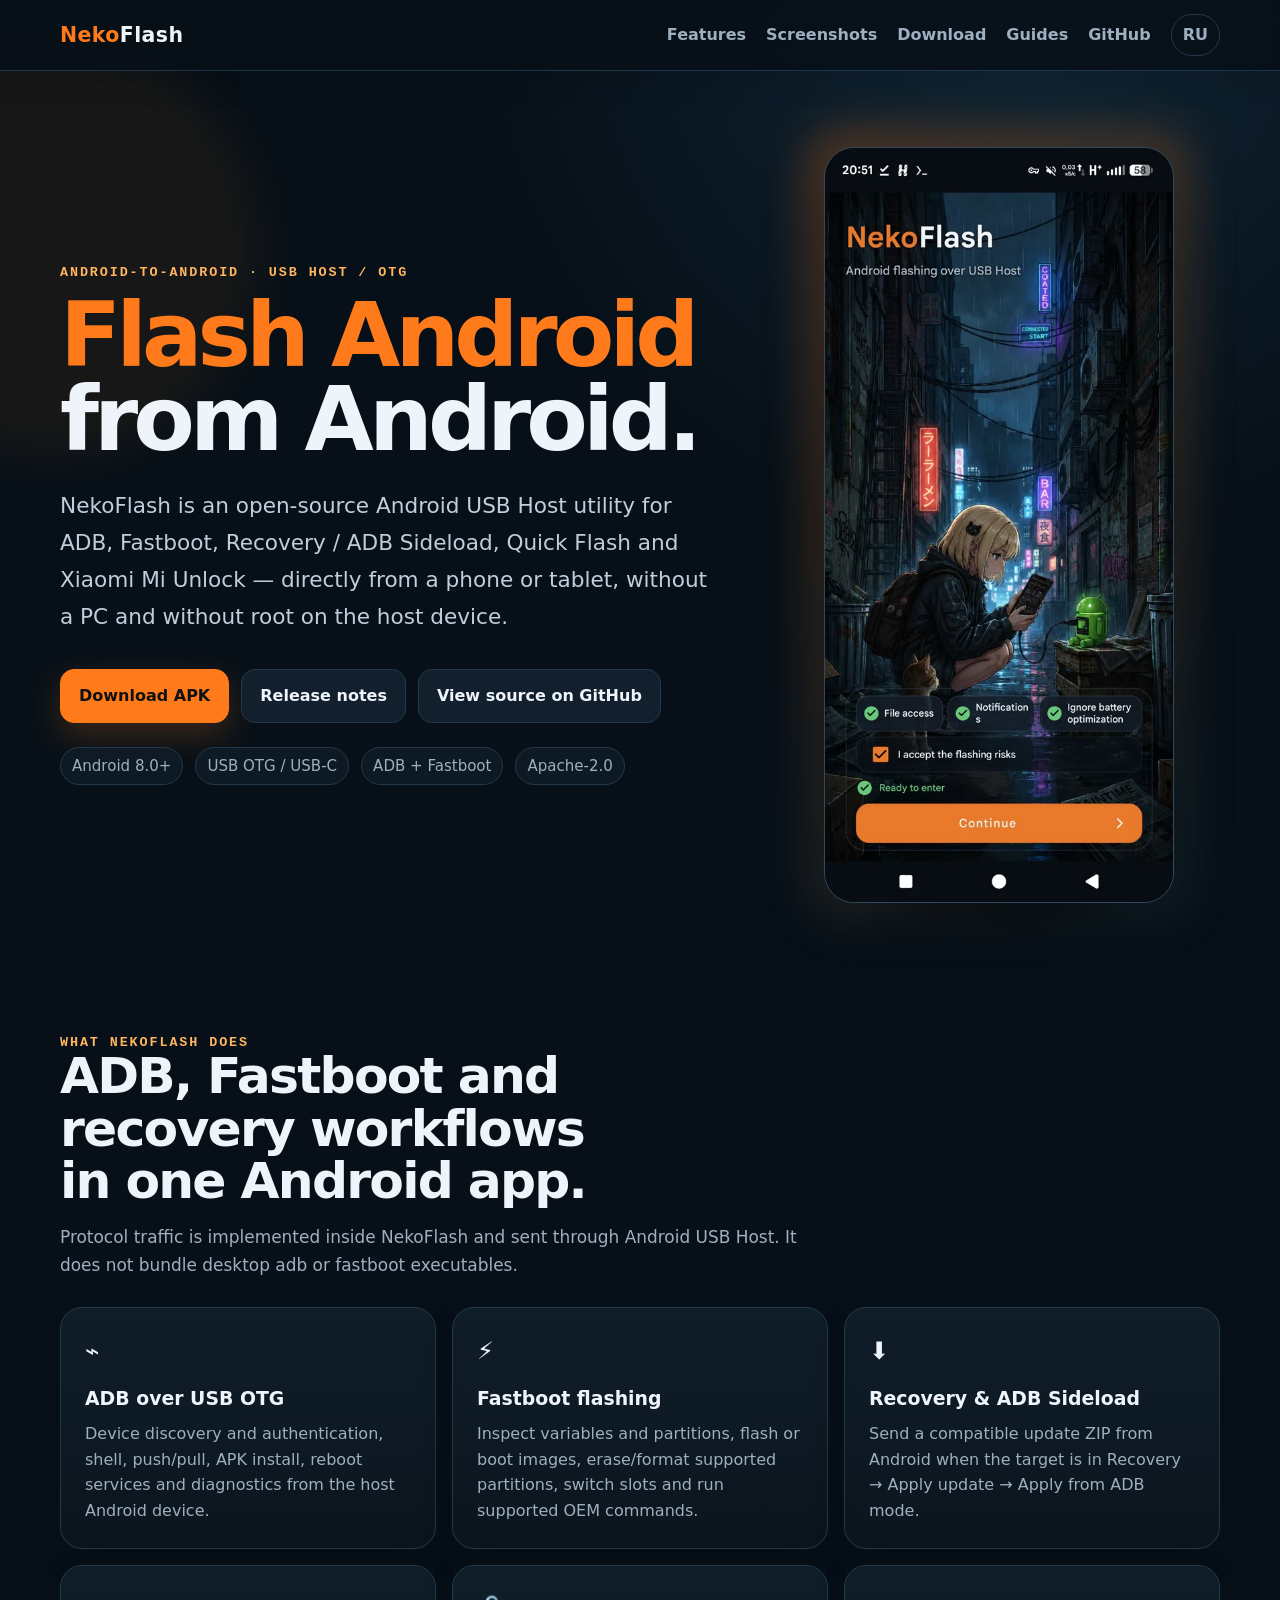
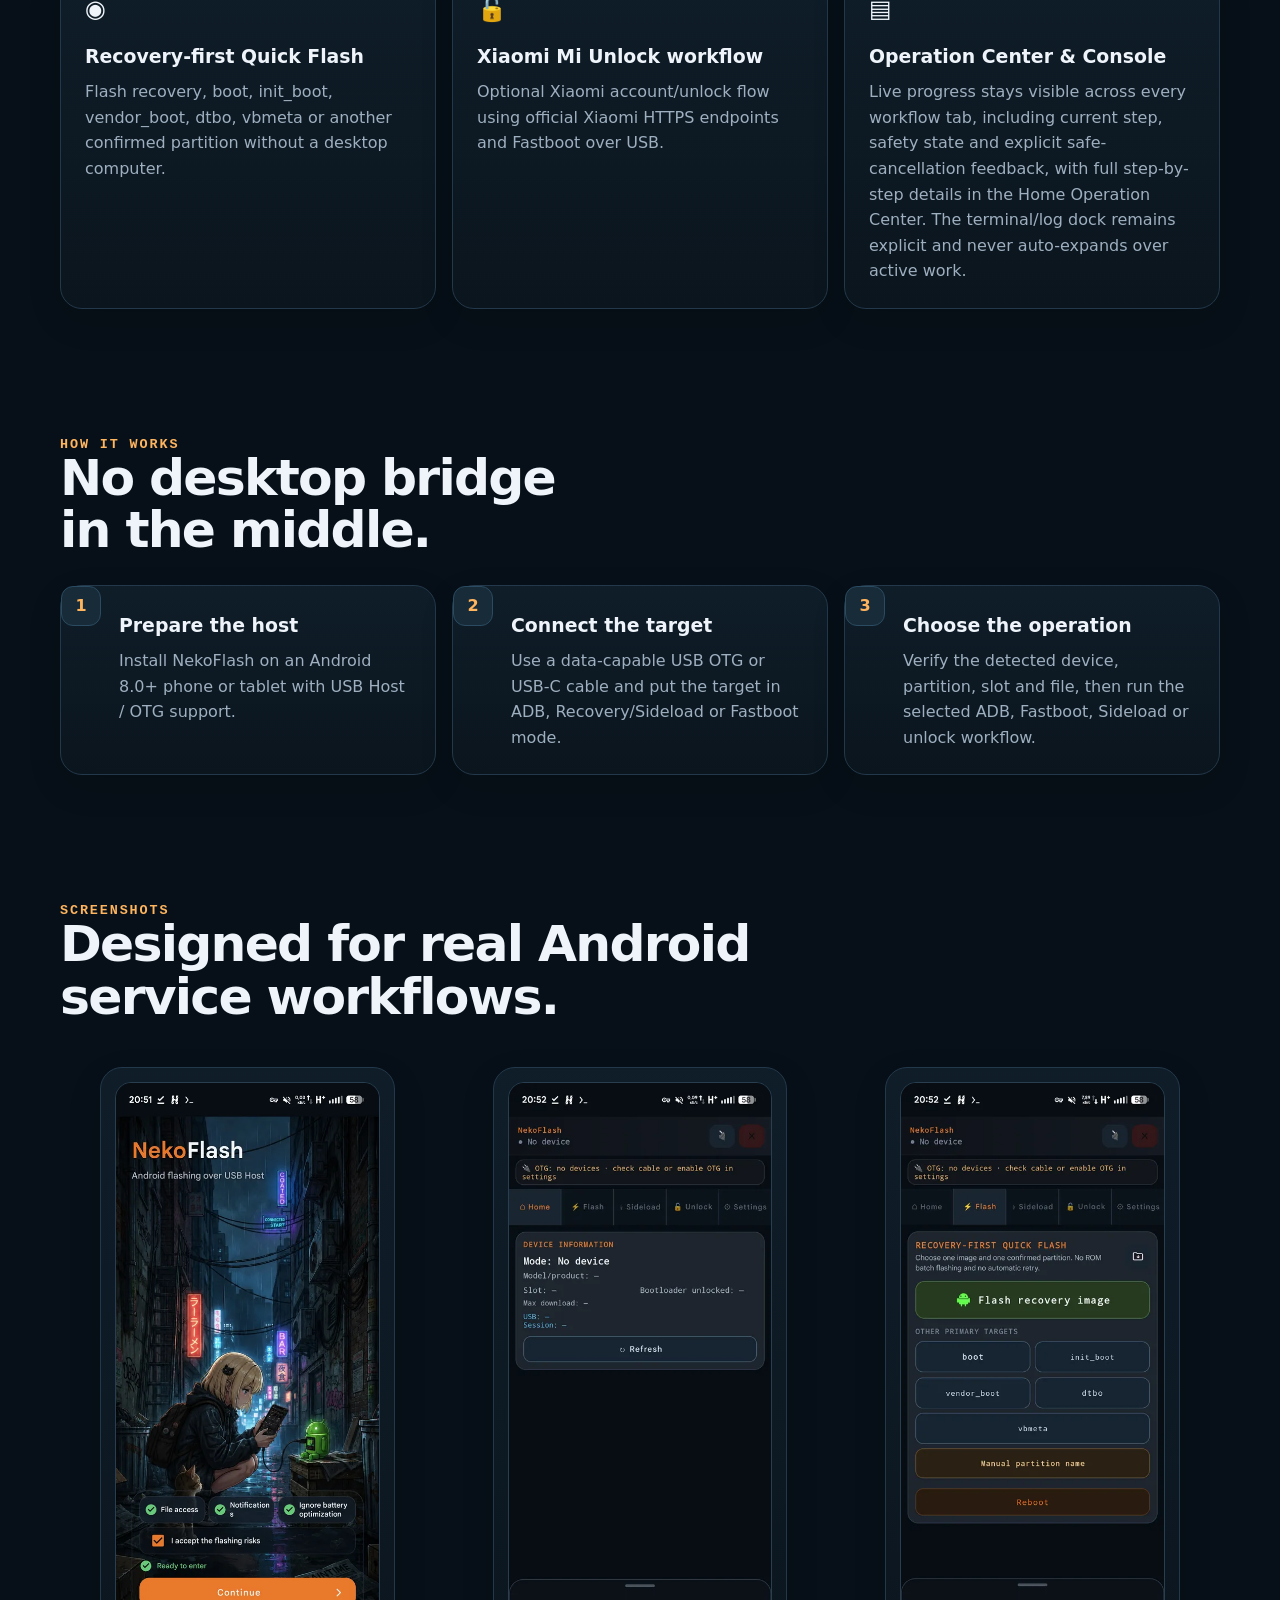
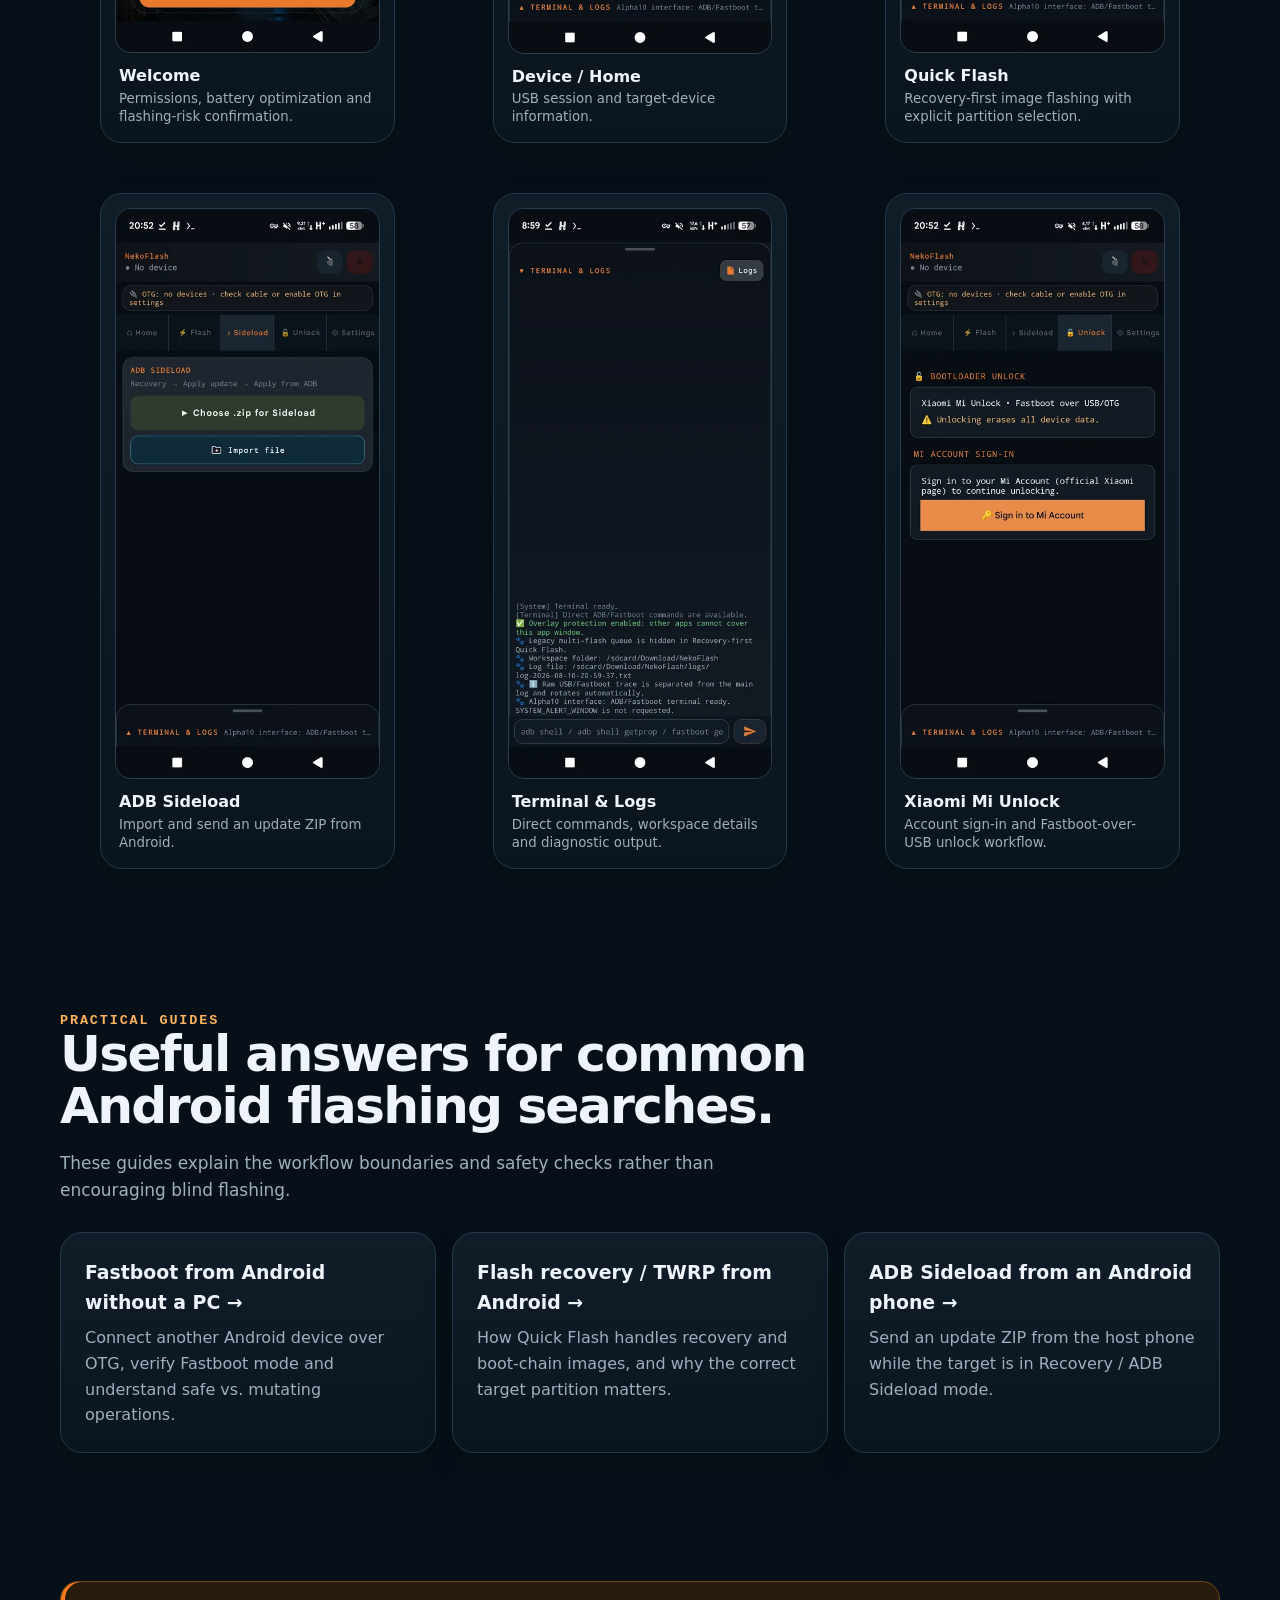
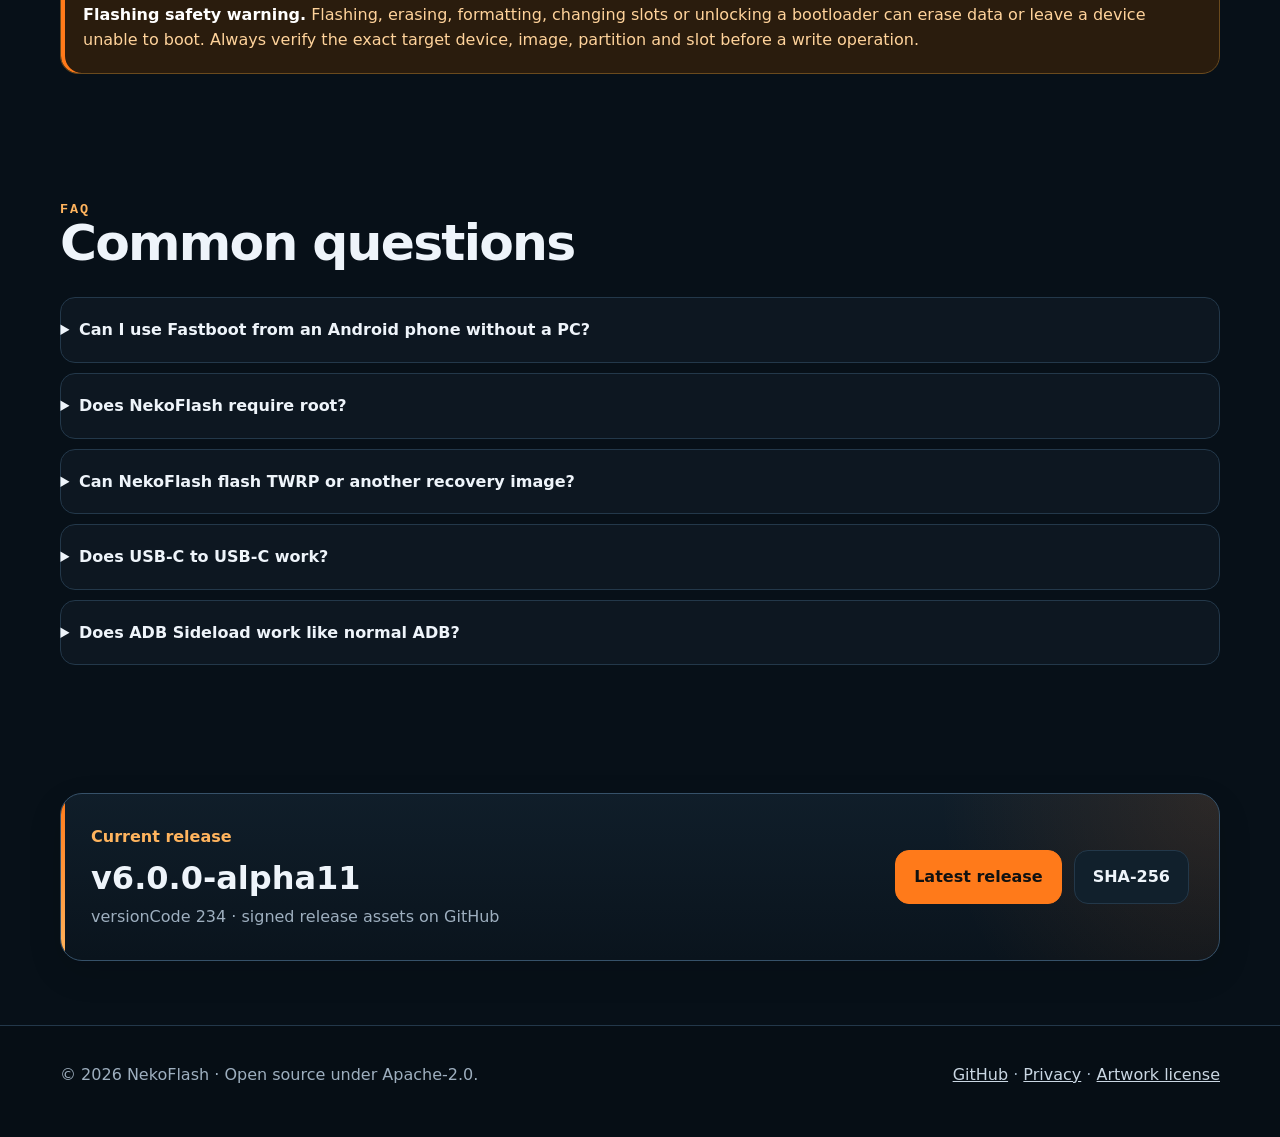
<file: docs/index.html>
<!doctype html><html lang="en"><head>
<title>NekoFlash — Android Fastboot & ADB Flashing Tool over USB OTG</title>
<meta name="description" content="NekoFlash is an open-source Android USB OTG flashing tool for ADB, Fastboot, recovery, TWRP, ADB Sideload and Xiaomi Mi Unlock without a PC.">
<meta property="og:title" content="NekoFlash — Android Fastboot & ADB Flashing Tool">
<meta property="og:description" content="Flash and service Android devices from another Android phone over USB OTG — no PC required.">

<meta charset="utf-8">
<meta name="viewport" content="width=device-width,initial-scale=1">
<meta name="theme-color" content="#ff7a1a">
<meta name="robots" content="index,follow,max-image-preview:large,max-snippet:-1,max-video-preview:-1">
<link rel="icon" href="assets/favicon.svg" type="image/svg+xml">
<link rel="manifest" href="site.webmanifest">
<link rel="canonical" href="https://ncorror.github.io/NekoFlash/">
<link rel="alternate" hreflang="en" href="https://ncorror.github.io/NekoFlash/">
<link rel="alternate" hreflang="ru" href="https://ncorror.github.io/NekoFlash/ru/">
<link rel="alternate" hreflang="x-default" href="https://ncorror.github.io/NekoFlash/">
<meta property="og:type" content="website">
<meta property="og:site_name" content="NekoFlash"><meta property="og:locale" content="en_US"><meta property="og:locale:alternate" content="ru_RU">
<meta property="og:url" content="https://ncorror.github.io/NekoFlash/">
<meta property="og:image" content="https://ncorror.github.io/NekoFlash/assets/og-image.png">
<meta property="og:image:width" content="1200"><meta property="og:image:height" content="630">
<meta name="twitter:card" content="summary_large_image"><meta name="twitter:title" content="NekoFlash — Android Fastboot &amp; ADB Flashing Tool"><meta name="twitter:description" content="Flash and service Android devices from another Android phone over USB OTG — no PC required."><meta name="twitter:image" content="https://ncorror.github.io/NekoFlash/assets/og-image.png">
<link rel="stylesheet" href="assets/site.css">
<link rel="preload" href="assets/images/welcome.webp" as="image" type="image/webp" fetchpriority="high">

<script type="application/ld+json">{"@context": "https://schema.org", "@graph": [{"@type": "WebSite", "name": "NekoFlash", "url": "https://ncorror.github.io/NekoFlash/"}, {"@type": ["SoftwareApplication", "MobileApplication"], "name": "NekoFlash", "alternateName": "NekoFlash Android Flashing Tool", "url": "https://ncorror.github.io/NekoFlash/", "downloadUrl": "https://github.com/Ncorror/NekoFlash/releases/download/v6.0.0-alpha11/NekoFlash-6.0.0-alpha11.apk", "softwareVersion": "6.0.0-alpha11", "operatingSystem": "Android 8.0+", "applicationCategory": "UtilitiesApplication", "description": "Open-source Android USB OTG flashing tool for ADB, Fastboot, recovery, TWRP, ADB Sideload and Xiaomi Mi Unlock without a PC.", "offers": {"@type": "Offer", "price": 0, "priceCurrency": "USD"}, "license": "https://www.apache.org/licenses/LICENSE-2.0", "codeRepository": "https://github.com/Ncorror/NekoFlash", "author": {"@type": "Person", "name": "Ncorror", "url": "https://github.com/Ncorror"}}]}</script>
  <meta name="google-site-verification" content="WmMLZcp_cOyI97h9vatbDtlTS2y7aAl_dGFIqRtIPLU" />
  <meta name="yandex-verification" content="95fdf07dfbd82d40" />
</head><body><a class="skip" href="#content">Skip to content</a><nav class="nav" aria-label="Primary"><div class="wrap nav-inner"><a class="brand" href="./"><span>Neko</span>Flash</a><div class="nav-links"><a href="#features">Features</a><a href="#screenshots">Screenshots</a><a href="#download">Download</a><a href="guides/">Guides</a><a href="https://github.com/Ncorror/NekoFlash">GitHub</a><a class="lang" href="ru/" hreflang="ru">RU</a></div></div></nav><main id="content">
<section class="hero"><div class="wrap hero-grid"><div><div class="eyebrow">Android-to-Android · USB Host / OTG</div><h1><span class="accent">Flash Android</span><br>from Android.</h1><p class="lead">NekoFlash is an open-source Android USB Host utility for ADB, Fastboot, Recovery / ADB Sideload, Quick Flash and Xiaomi Mi Unlock — directly from a phone or tablet, without a PC and without root on the host device.</p><div class="actions"><a class="btn primary" href="https://github.com/Ncorror/NekoFlash/releases/download/v6.0.0-alpha11/NekoFlash-6.0.0-alpha11.apk">Download APK</a><a class="btn" href="https://github.com/Ncorror/NekoFlash/releases/tag/v6.0.0-alpha11">Release notes</a><a class="btn" href="https://github.com/Ncorror/NekoFlash">View source on GitHub</a></div><div class="meta-row"><span class="pill">Android 8.0+</span><span class="pill">USB OTG / USB-C</span><span class="pill">ADB + Fastboot</span><span class="pill">Apache-2.0</span></div></div><div class="phone"><img fetchpriority="high" decoding="async" src="assets/images/welcome.webp" width="520" height="1127" alt="NekoFlash welcome screen on Android"></div></div></section>
<section id="features"><div class="wrap"><div class="section-head"><div class="eyebrow">What NekoFlash does</div><h2>ADB, Fastboot and recovery workflows in one Android app.</h2><p>Protocol traffic is implemented inside NekoFlash and sent through Android USB Host. It does not bundle desktop adb or fastboot executables.</p></div><div class="grid3">
<div class="card"><div class="icon">⌁</div><h3>ADB over USB OTG</h3><p>Device discovery and authentication, shell, push/pull, APK install, reboot services and diagnostics from the host Android device.</p></div>
<div class="card"><div class="icon">⚡</div><h3>Fastboot flashing</h3><p>Inspect variables and partitions, flash or boot images, erase/format supported partitions, switch slots and run supported OEM commands.</p></div>
<div class="card"><div class="icon">⬇</div><h3>Recovery & ADB Sideload</h3><p>Send a compatible update ZIP from Android when the target is in Recovery → Apply update → Apply from ADB mode.</p></div>
<div class="card"><div class="icon">◉</div><h3>Recovery-first Quick Flash</h3><p>Flash recovery, boot, init_boot, vendor_boot, dtbo, vbmeta or another confirmed partition without a desktop computer.</p></div>
<div class="card"><div class="icon">🔓</div><h3>Xiaomi Mi Unlock workflow</h3><p>Optional Xiaomi account/unlock flow using official Xiaomi HTTPS endpoints and Fastboot over USB.</p></div>
<div class="card"><div class="icon">▤</div><h3>Operation Center & Console</h3><p>Live progress stays visible across every workflow tab, including current step, safety state and explicit safe-cancellation feedback, with full step-by-step details in the Home Operation Center. The terminal/log dock remains explicit and never auto-expands over active work.</p></div>
</div></div></section>
<section><div class="wrap"><div class="section-head"><div class="eyebrow">How it works</div><h2>No desktop bridge in the middle.</h2></div><div class="grid3 steps"><div class="card step"><h3>Prepare the host</h3><p>Install NekoFlash on an Android 8.0+ phone or tablet with USB Host / OTG support.</p></div><div class="card step"><h3>Connect the target</h3><p>Use a data-capable USB OTG or USB-C cable and put the target in ADB, Recovery/Sideload or Fastboot mode.</p></div><div class="card step"><h3>Choose the operation</h3><p>Verify the detected device, partition, slot and file, then run the selected ADB, Fastboot, Sideload or unlock workflow.</p></div></div></div></section>
<section id="screenshots"><div class="wrap"><div class="section-head"><div class="eyebrow">Screenshots</div><h2>Designed for real Android service workflows.</h2></div><div class="gallery"><figure class="card shot"><img loading="lazy" decoding="async" src="assets/images/welcome.webp" width="520" height="1127" alt="NekoFlash onboarding and flashing risk confirmation"><figcaption>Welcome<small>Permissions, battery optimization and flashing-risk confirmation.</small></figcaption></figure>
<figure class="card shot"><img loading="lazy" decoding="async" src="assets/images/home.webp" width="460" height="997" alt="NekoFlash device information home screen"><figcaption>Device / Home<small>USB session and target-device information.</small></figcaption></figure>
<figure class="card shot"><img loading="lazy" decoding="async" src="assets/images/quick-flash.webp" width="460" height="997" alt="NekoFlash Quick Flash screen"><figcaption>Quick Flash<small>Recovery-first image flashing with explicit partition selection.</small></figcaption></figure>
<figure class="card shot"><img loading="lazy" decoding="async" src="assets/images/sideload.webp" width="460" height="997" alt="NekoFlash ADB Sideload screen"><figcaption>ADB Sideload<small>Import and send an update ZIP from Android.</small></figcaption></figure>
<figure class="card shot"><img loading="lazy" decoding="async" src="assets/images/terminal.webp" width="460" height="997" alt="NekoFlash built-in ADB Fastboot terminal and logs"><figcaption>Terminal & Logs<small>Direct commands, workspace details and diagnostic output.</small></figcaption></figure>
<figure class="card shot"><img loading="lazy" decoding="async" src="assets/images/unlock.webp" width="460" height="997" alt="NekoFlash Xiaomi Mi Unlock screen"><figcaption>Xiaomi Mi Unlock<small>Account sign-in and Fastboot-over-USB unlock workflow.</small></figcaption></figure>

</div></div></section>
<section><div class="wrap"><div class="section-head"><div class="eyebrow">Practical guides</div><h2>Useful answers for common Android flashing searches.</h2><p>These guides explain the workflow boundaries and safety checks rather than encouraging blind flashing.</p></div><div class="guides"><a class="guide-link" href="guides/fastboot-from-android/"><div class="card"><h3>Fastboot from Android without a PC →</h3><p>Connect another Android device over OTG, verify Fastboot mode and understand safe vs. mutating operations.</p></div></a><a class="guide-link" href="guides/flash-recovery-twrp/"><div class="card"><h3>Flash recovery / TWRP from Android →</h3><p>How Quick Flash handles recovery and boot-chain images, and why the correct target partition matters.</p></div></a><a class="guide-link" href="guides/adb-sideload/"><div class="card"><h3>ADB Sideload from an Android phone →</h3><p>Send an update ZIP from the host phone while the target is in Recovery / ADB Sideload mode.</p></div></a></div></div></section>
<section><div class="wrap"><div class="notice"><strong>Flashing safety warning.</strong> Flashing, erasing, formatting, changing slots or unlocking a bootloader can erase data or leave a device unable to boot. Always verify the exact target device, image, partition and slot before a write operation.</div></div></section>
<section><div class="wrap"><div class="section-head"><div class="eyebrow">FAQ</div><h2>Common questions</h2></div><div class="faq">
<details><summary>Can I use Fastboot from an Android phone without a PC?</summary><p>Yes. NekoFlash implements Fastboot protocol traffic over Android USB Host, so a compatible Android phone or tablet can act as the host. The target still needs to be in Fastboot mode and the cable must carry data.</p></details>
<details><summary>Does NekoFlash require root?</summary><p>No root is required on the host Android device for the documented USB Host workflows.</p></details>
<details><summary>Can NekoFlash flash TWRP or another recovery image?</summary><p>NekoFlash can flash a compatible recovery image to a confirmed target partition through Fastboot. Device layouts differ: some devices have a recovery partition while others use boot-chain partitions such as boot, init_boot or vendor_boot. Use only images and partition instructions intended for the exact device.</p></details>
<details><summary>Does USB-C to USB-C work?</summary><p>It can, but Android may negotiate the wrong data or power role. The NekoFlash phone must be the USB host and the target must appear as the connected USB device before you start a write operation.</p></details>
<details><summary>Does ADB Sideload work like normal ADB?</summary><p>No. Recovery / ADB Sideload is a separate target mode. Put the target recovery into “Apply update → Apply from ADB”, then select the update ZIP in NekoFlash.</p></details>
</div></div></section>
<section id="download"><div class="wrap"><div class="card release"><div><div class="kicker">Current release</div><strong>v6.0.0-alpha11</strong><div class="muted">versionCode 234 · signed release assets on GitHub</div></div><div class="actions"><a class="btn primary" href="https://github.com/Ncorror/NekoFlash/releases/latest">Latest release</a><a class="btn" href="https://github.com/Ncorror/NekoFlash/releases/download/v6.0.0-alpha11/NekoFlash-6.0.0-alpha11.apk.sha256">SHA-256</a></div></div></div></section>
</main><footer class="footer"><div class="wrap footer-inner"><div>© 2026 NekoFlash · Open source under Apache-2.0.</div><div><a href="https://github.com/Ncorror/NekoFlash">GitHub</a> · <a href="https://github.com/Ncorror/NekoFlash/blob/main/PRIVACY.md">Privacy</a> · <a href="https://github.com/Ncorror/NekoFlash/blob/main/ASSETS_LICENSE.md">Artwork license</a></div></div></footer></body></html>
</file>
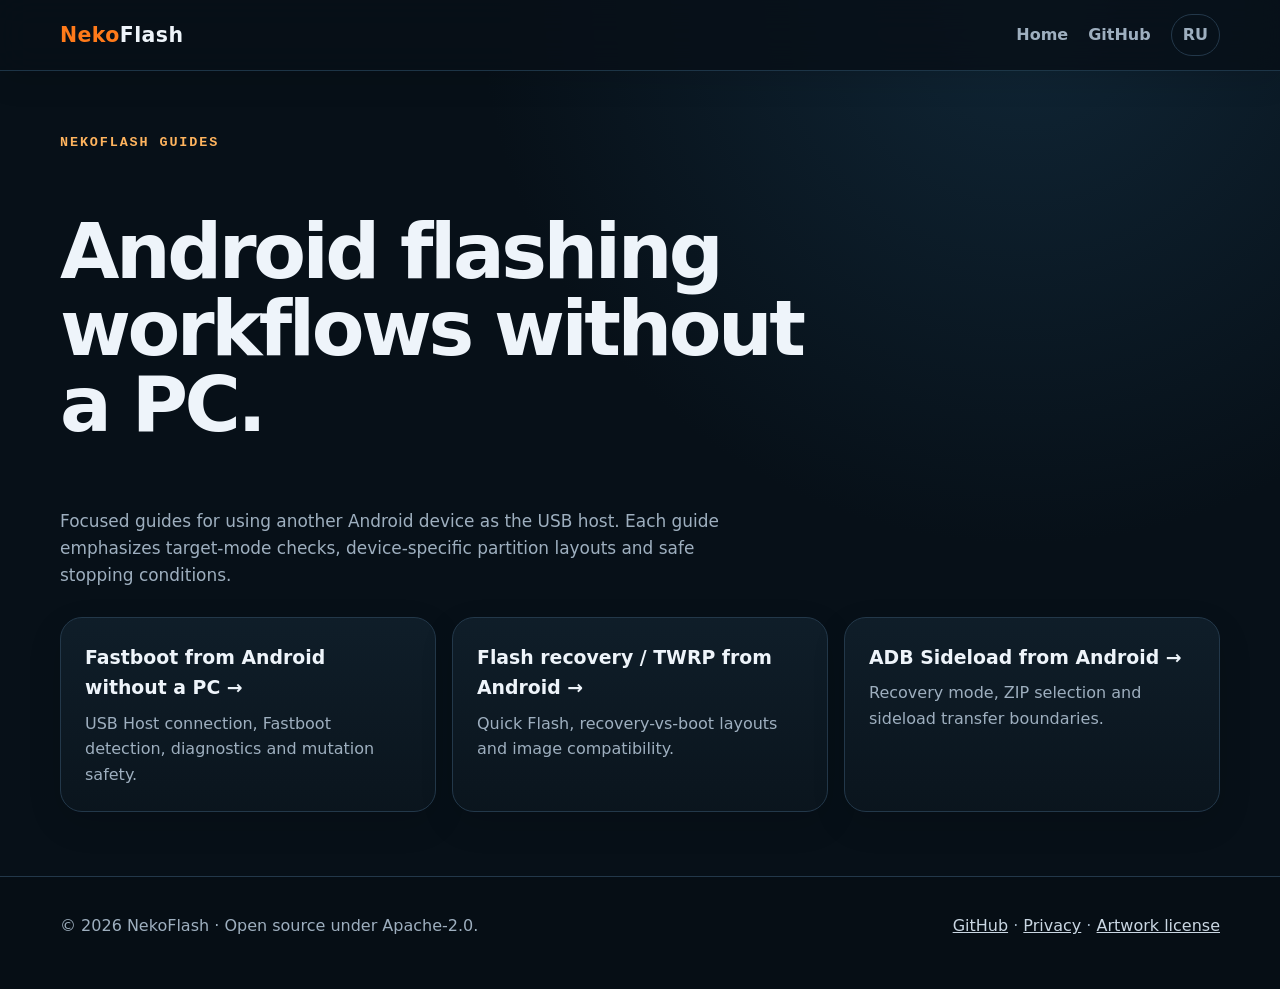
<file: docs/guides/index.html>
<!doctype html><html lang="en"><head><title>NekoFlash Guides — Fastboot, Recovery and ADB Sideload from Android</title><meta name="description" content="Practical NekoFlash guides for Fastboot from Android, flashing recovery or TWRP, and ADB Sideload over USB OTG without a PC."><meta charset="utf-8"><meta name="viewport" content="width=device-width,initial-scale=1"><meta name="robots" content="index,follow,max-image-preview:large"><link rel="canonical" href="https://ncorror.github.io/NekoFlash/guides/"><link rel="alternate" hreflang="en" href="https://ncorror.github.io/NekoFlash/guides/"><link rel="alternate" hreflang="ru" href="https://ncorror.github.io/NekoFlash/ru/guides/"><link rel="alternate" hreflang="x-default" href="https://ncorror.github.io/NekoFlash/guides/"><link rel="icon" href="../assets/favicon.svg"><meta property="og:image" content="https://ncorror.github.io/NekoFlash/assets/og-image.png"><link rel="stylesheet" href="../assets/site.css"><script type="application/ld+json">{"@context":"https://schema.org","@type":"CollectionPage","name":"NekoFlash Guides","url":"https://ncorror.github.io/NekoFlash/guides/","hasPart":[{"@type":"TechArticle","name":"Fastboot from Android without a PC","url":"https://ncorror.github.io/NekoFlash/guides/fastboot-from-android/"},{"@type":"TechArticle","name":"Flash recovery or TWRP from Android","url":"https://ncorror.github.io/NekoFlash/guides/flash-recovery-twrp/"},{"@type":"TechArticle","name":"ADB Sideload from an Android phone","url":"https://ncorror.github.io/NekoFlash/guides/adb-sideload/"}]}</script></head><body><nav class="nav"><div class="wrap nav-inner"><a class="brand" href="../"><span>Neko</span>Flash</a><div class="nav-links"><a href="../">Home</a><a href="https://github.com/Ncorror/NekoFlash">GitHub</a><a class="lang" href="../ru/guides/" hreflang="ru">RU</a></div></div></nav><main><section><div class="wrap"><div class="section-head"><div class="eyebrow">NekoFlash guides</div><h1 style="font-size:clamp(2.6rem,6vw,4.8rem);line-height:1;letter-spacing:-.045em">Android flashing workflows without a PC.</h1><p>Focused guides for using another Android device as the USB host. Each guide emphasizes target-mode checks, device-specific partition layouts and safe stopping conditions.</p></div><div class="guides"><a class="guide-link" href="fastboot-from-android/"><div class="card"><h3>Fastboot from Android without a PC →</h3><p>USB Host connection, Fastboot detection, diagnostics and mutation safety.</p></div></a><a class="guide-link" href="flash-recovery-twrp/"><div class="card"><h3>Flash recovery / TWRP from Android →</h3><p>Quick Flash, recovery-vs-boot layouts and image compatibility.</p></div></a><a class="guide-link" href="adb-sideload/"><div class="card"><h3>ADB Sideload from Android →</h3><p>Recovery mode, ZIP selection and sideload transfer boundaries.</p></div></a></div></div></section></main><footer class="footer"><div class="wrap footer-inner"><div>© 2026 NekoFlash · Open source under Apache-2.0.</div><div><a href="https://github.com/Ncorror/NekoFlash">GitHub</a> · <a href="https://github.com/Ncorror/NekoFlash/blob/main/PRIVACY.md">Privacy</a> · <a href="https://github.com/Ncorror/NekoFlash/blob/main/ASSETS_LICENSE.md">Artwork license</a></div></div></footer></body></html>
</file>
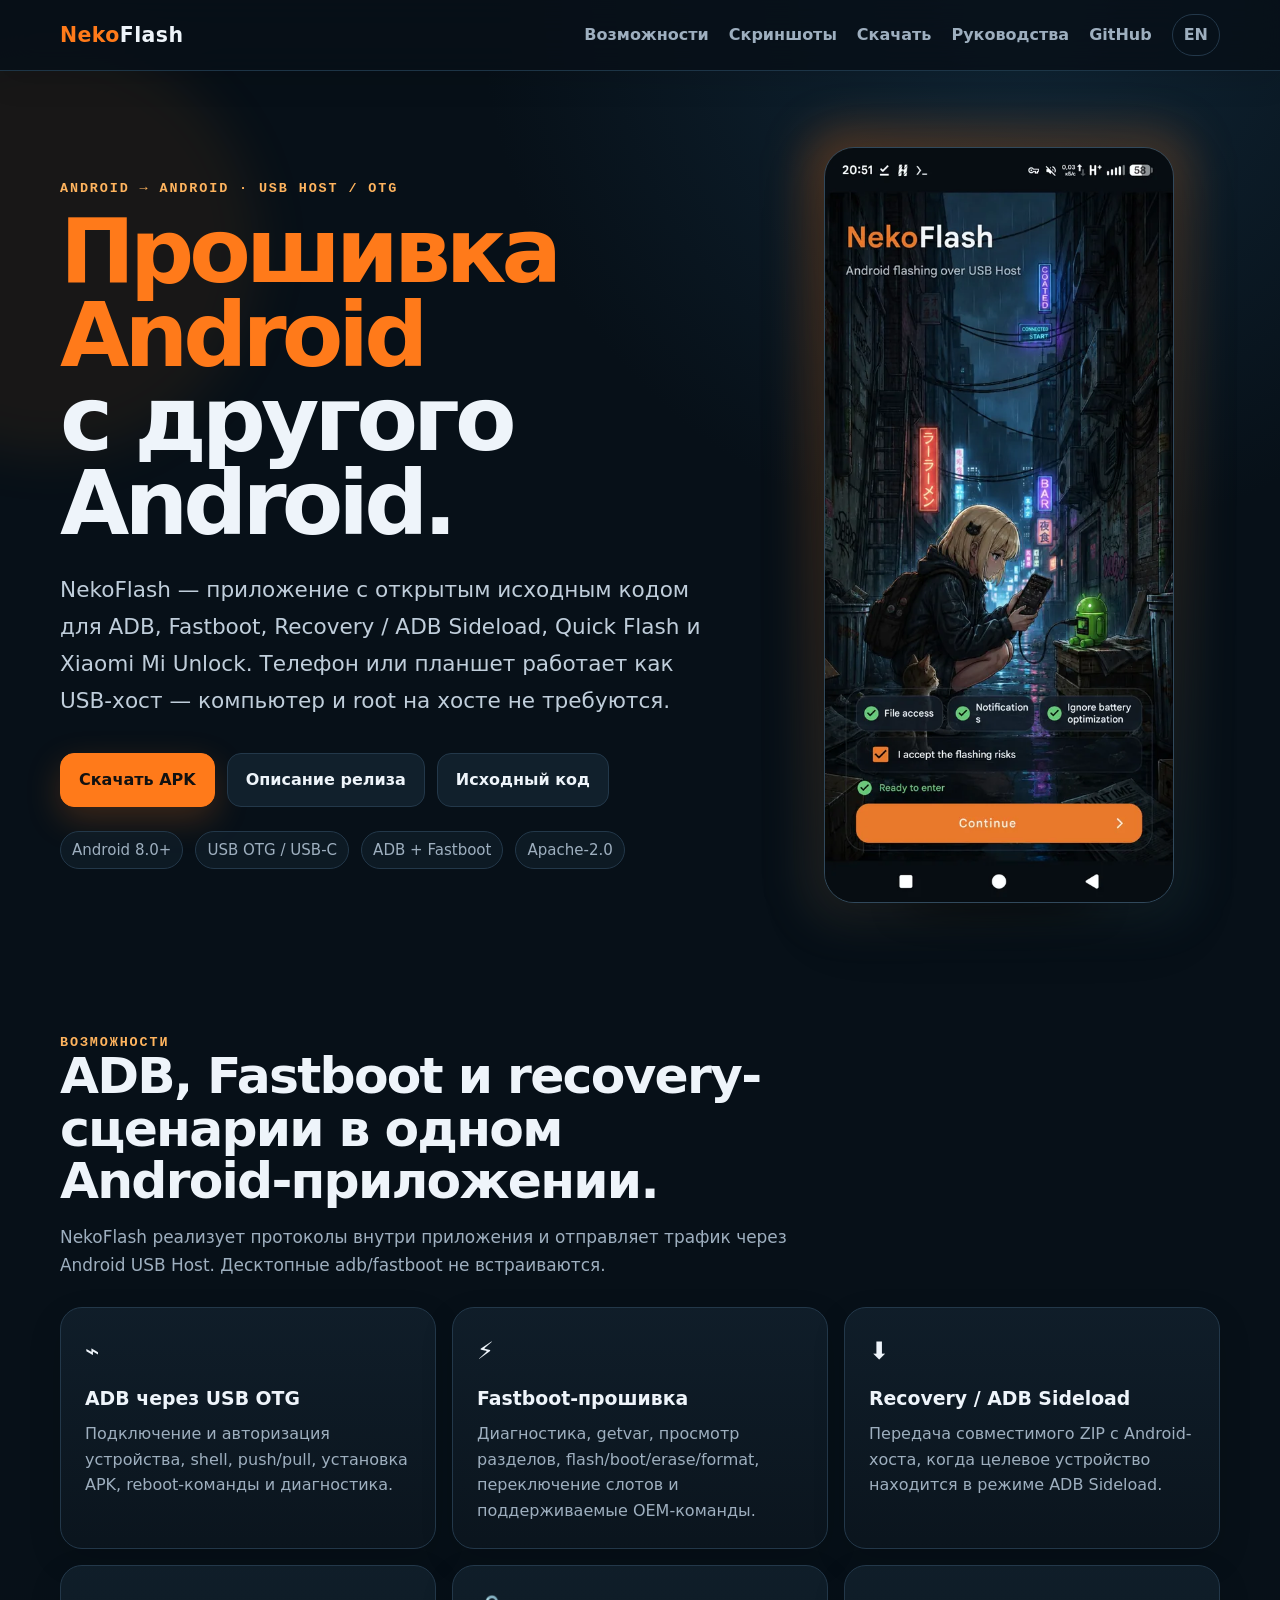
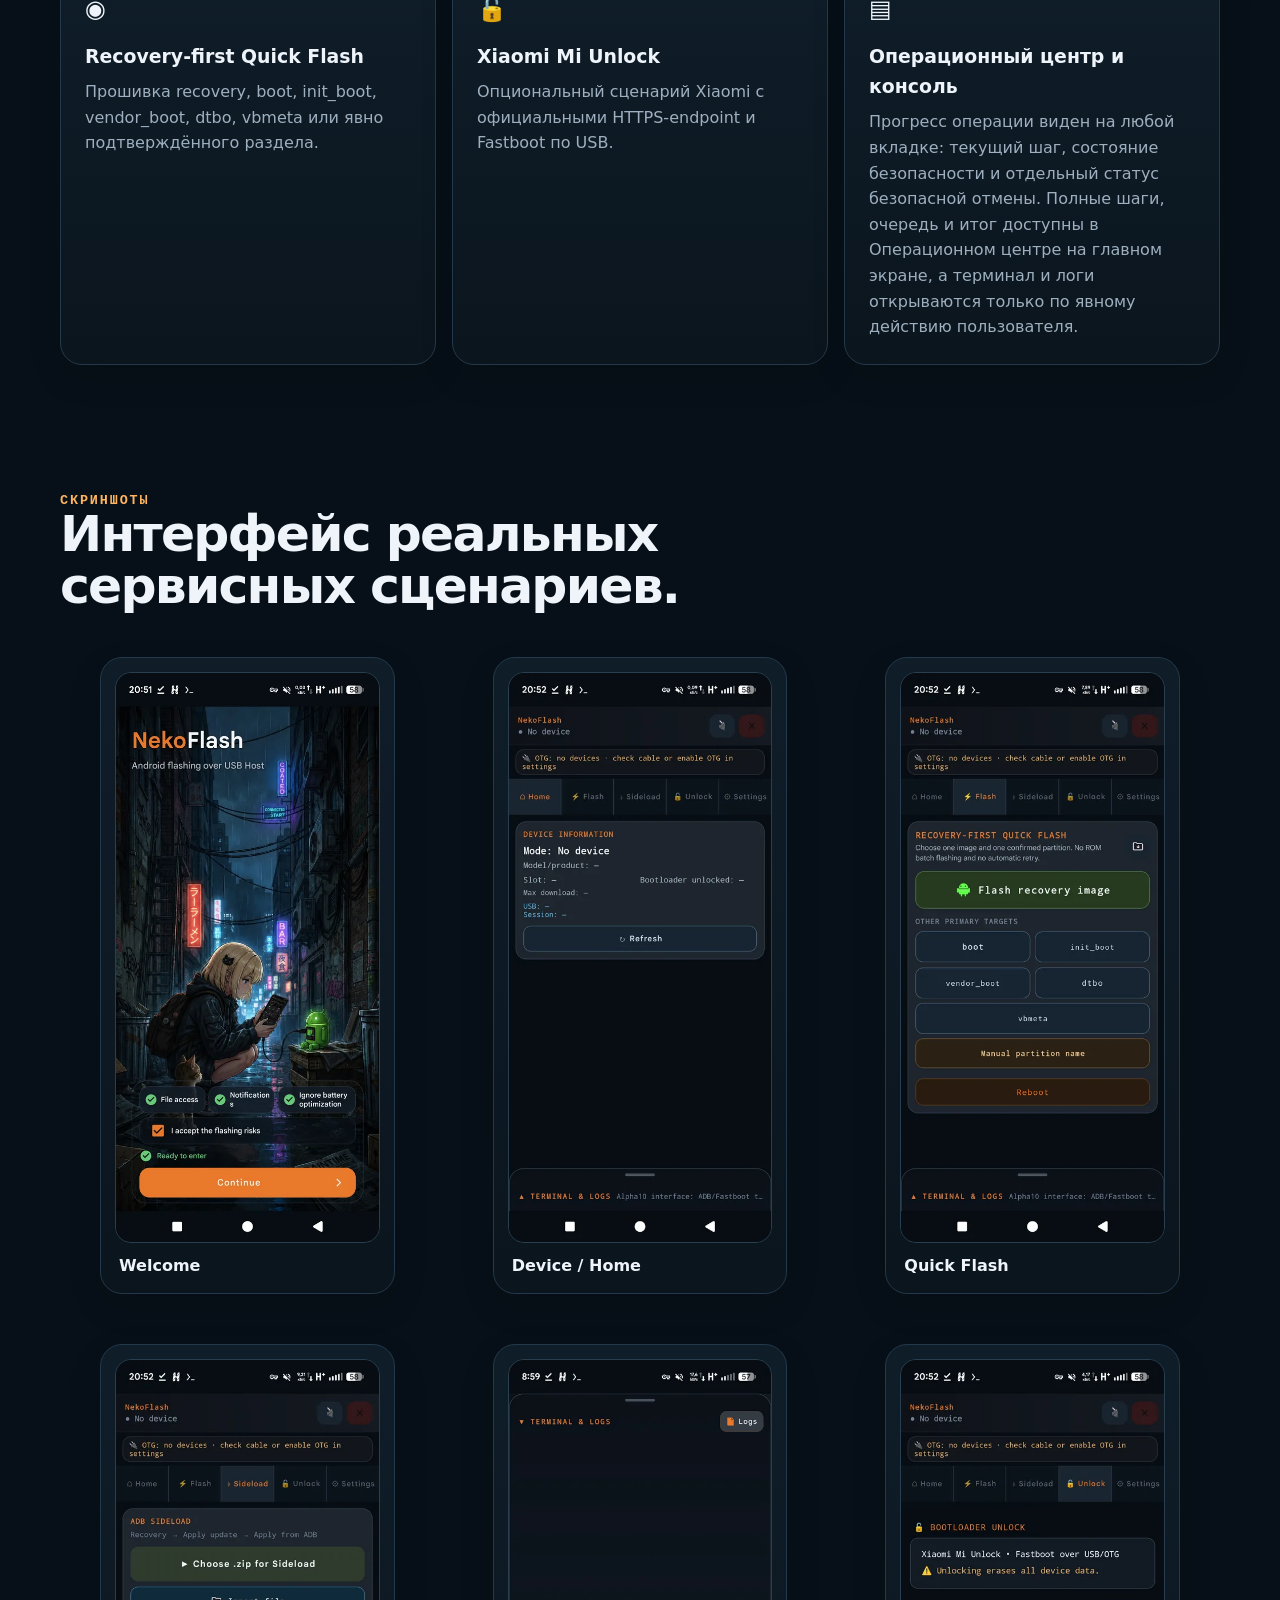
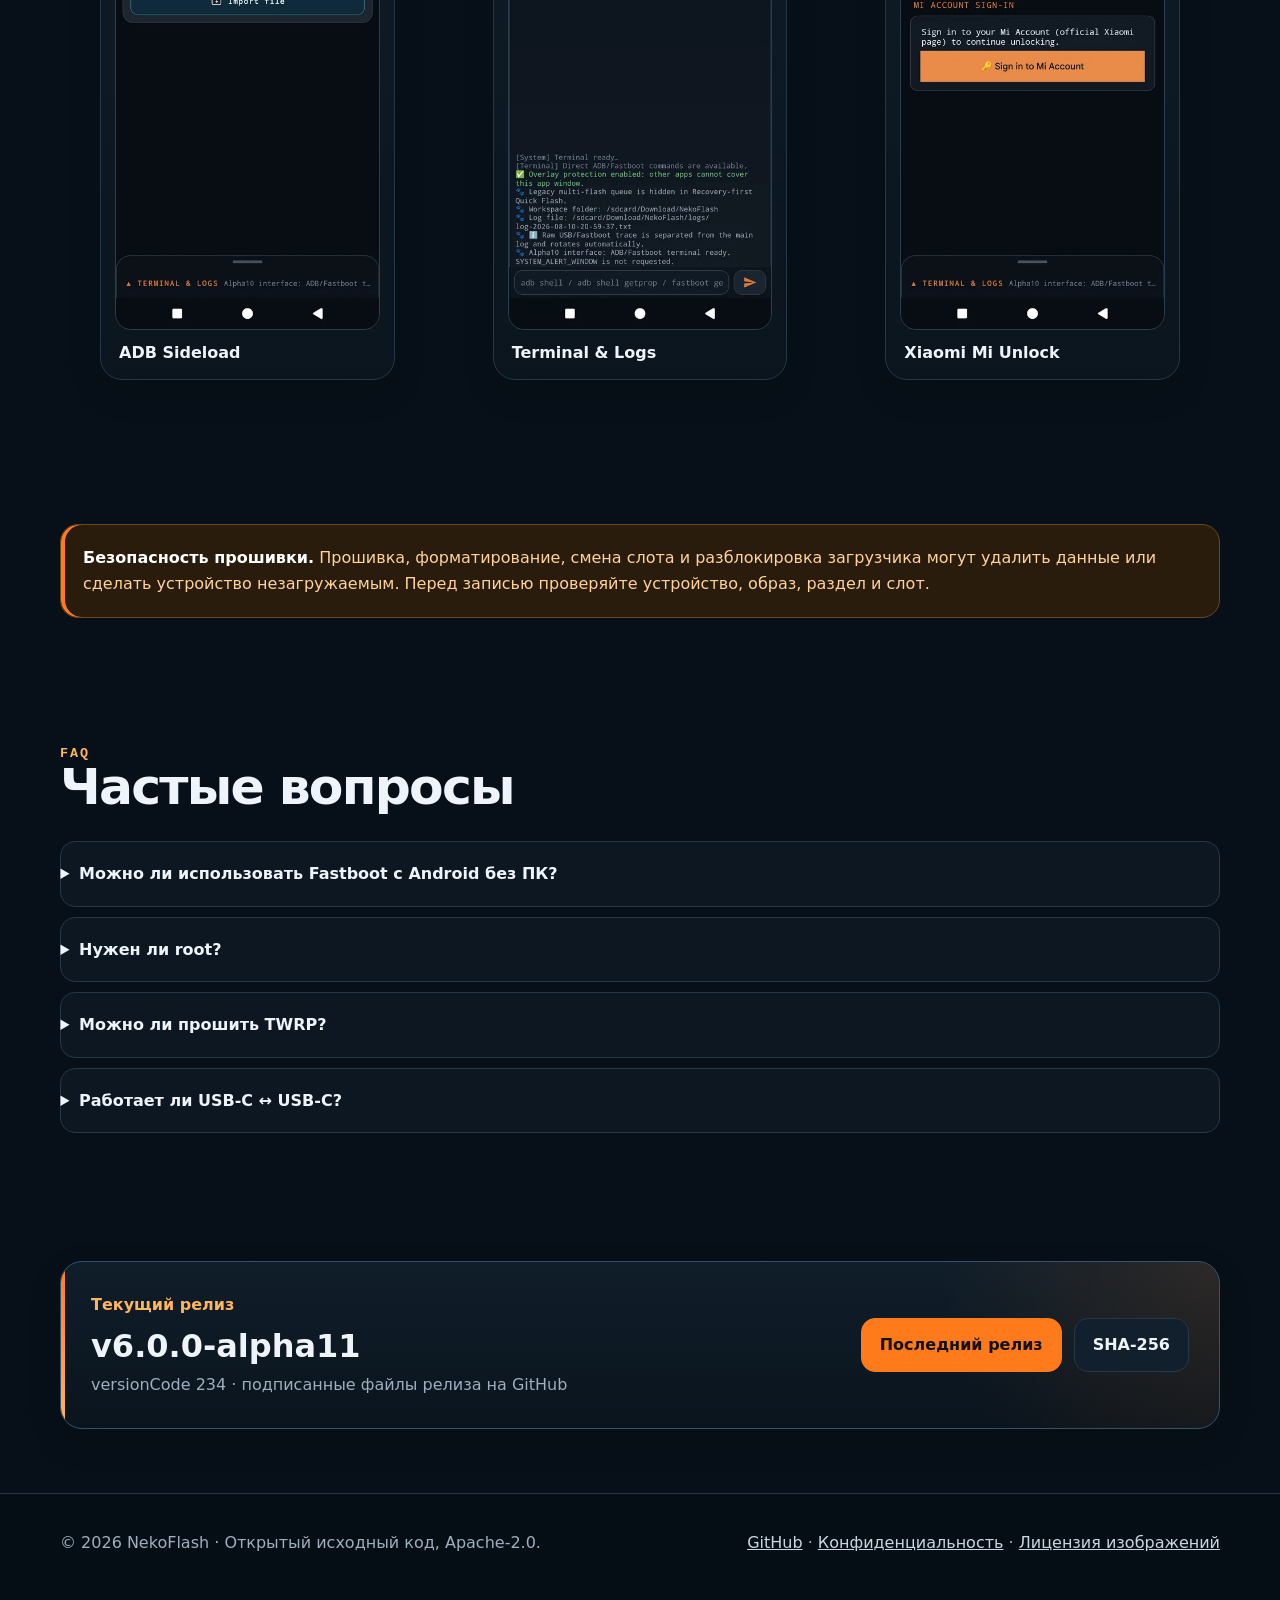
<file: docs/ru/index.html>
<!doctype html><html lang="ru"><head><title>NekoFlash — прошивка Android через Fastboot и ADB по USB OTG без ПК</title><meta name="description" content="NekoFlash — открытый Android-инструмент для ADB, Fastboot, recovery, TWRP, ADB Sideload и Xiaomi Mi Unlock по USB OTG без компьютера."><meta property="og:title" content="NekoFlash — прошивка Android без ПК"><meta property="og:description" content="ADB, Fastboot, recovery и sideload напрямую с Android-телефона по USB OTG.">
<meta charset="utf-8"><meta name="viewport" content="width=device-width,initial-scale=1"><meta name="theme-color" content="#ff7a1a"><meta name="robots" content="index,follow,max-image-preview:large,max-snippet:-1,max-video-preview:-1">
<link rel="icon" href="../assets/favicon.svg" type="image/svg+xml"><link rel="manifest" href="../site.webmanifest"><link rel="canonical" href="https://ncorror.github.io/NekoFlash/ru/"><link rel="alternate" hreflang="en" href="https://ncorror.github.io/NekoFlash/"><link rel="alternate" hreflang="ru" href="https://ncorror.github.io/NekoFlash/ru/"><link rel="alternate" hreflang="x-default" href="https://ncorror.github.io/NekoFlash/">
<meta property="og:type" content="website"><meta property="og:site_name" content="NekoFlash"><meta property="og:locale" content="ru_RU"><meta property="og:locale:alternate" content="en_US"><meta property="og:url" content="https://ncorror.github.io/NekoFlash/ru/"><meta property="og:image" content="https://ncorror.github.io/NekoFlash/assets/og-image.png"><meta property="og:image:width" content="1200"><meta property="og:image:height" content="630"><meta name="twitter:card" content="summary_large_image"><meta name="twitter:title" content="NekoFlash — прошивка Android без ПК"><meta name="twitter:description" content="ADB, Fastboot, recovery и sideload напрямую с Android-телефона по USB OTG."><meta name="twitter:image" content="https://ncorror.github.io/NekoFlash/assets/og-image.png"><link rel="stylesheet" href="../assets/site.css"><link rel="preload" href="../assets/images/welcome.webp" as="image" type="image/webp" fetchpriority="high">
<script type="application/ld+json">{"@context": "https://schema.org", "@graph": [{"@type": "WebSite", "name": "NekoFlash", "url": "https://ncorror.github.io/NekoFlash/"}, {"@type": ["SoftwareApplication", "MobileApplication"], "name": "NekoFlash", "alternateName": "NekoFlash Android Flashing Tool", "url": "https://ncorror.github.io/NekoFlash/", "downloadUrl": "https://github.com/Ncorror/NekoFlash/releases/download/v6.0.0-alpha11/NekoFlash-6.0.0-alpha11.apk", "softwareVersion": "6.0.0-alpha11", "operatingSystem": "Android 8.0+", "applicationCategory": "UtilitiesApplication", "description": "Открытый Android-инструмент для прошивки через USB OTG: ADB, Fastboot, recovery, TWRP, ADB Sideload и Xiaomi Mi Unlock без ПК.", "offers": {"@type": "Offer", "price": 0, "priceCurrency": "USD"}, "license": "https://www.apache.org/licenses/LICENSE-2.0", "codeRepository": "https://github.com/Ncorror/NekoFlash", "author": {"@type": "Person", "name": "Ncorror", "url": "https://github.com/Ncorror"}}]}</script></head><body><a class="skip" href="#content">К содержимому</a><nav class="nav" aria-label="Основная навигация"><div class="wrap nav-inner"><a class="brand" href="./"><span>Neko</span>Flash</a><div class="nav-links"><a href="#features">Возможности</a><a href="#screenshots">Скриншоты</a><a href="#download">Скачать</a><a href="guides/">Руководства</a><a href="https://github.com/Ncorror/NekoFlash">GitHub</a><a class="lang" href="../" hreflang="en">EN</a></div></div></nav><main id="content">
<section class="hero"><div class="wrap hero-grid"><div><div class="eyebrow">Android → Android · USB Host / OTG</div><h1><span class="accent">Прошивка Android</span><br>с другого Android.</h1><p class="lead">NekoFlash — приложение с открытым исходным кодом для ADB, Fastboot, Recovery / ADB Sideload, Quick Flash и Xiaomi Mi Unlock. Телефон или планшет работает как USB-хост — компьютер и root на хосте не требуются.</p><div class="actions"><a class="btn primary" href="https://github.com/Ncorror/NekoFlash/releases/download/v6.0.0-alpha11/NekoFlash-6.0.0-alpha11.apk">Скачать APK</a><a class="btn" href="https://github.com/Ncorror/NekoFlash/releases/tag/v6.0.0-alpha11">Описание релиза</a><a class="btn" href="https://github.com/Ncorror/NekoFlash">Исходный код</a></div><div class="meta-row"><span class="pill">Android 8.0+</span><span class="pill">USB OTG / USB-C</span><span class="pill">ADB + Fastboot</span><span class="pill">Apache-2.0</span></div></div><div class="phone"><img fetchpriority="high" decoding="async" src="../assets/images/welcome.webp" width="520" height="1127" alt="Стартовый экран NekoFlash на Android"></div></div></section>
<section id="features"><div class="wrap"><div class="section-head"><div class="eyebrow">Возможности</div><h2>ADB, Fastboot и recovery-сценарии в одном Android-приложении.</h2><p>NekoFlash реализует протоколы внутри приложения и отправляет трафик через Android USB Host. Десктопные adb/fastboot не встраиваются.</p></div><div class="grid3">
<div class="card"><div class="icon">⌁</div><h3>ADB через USB OTG</h3><p>Подключение и авторизация устройства, shell, push/pull, установка APK, reboot-команды и диагностика.</p></div><div class="card"><div class="icon">⚡</div><h3>Fastboot-прошивка</h3><p>Диагностика, getvar, просмотр разделов, flash/boot/erase/format, переключение слотов и поддерживаемые OEM-команды.</p></div><div class="card"><div class="icon">⬇</div><h3>Recovery / ADB Sideload</h3><p>Передача совместимого ZIP с Android-хоста, когда целевое устройство находится в режиме ADB Sideload.</p></div><div class="card"><div class="icon">◉</div><h3>Recovery-first Quick Flash</h3><p>Прошивка recovery, boot, init_boot, vendor_boot, dtbo, vbmeta или явно подтверждённого раздела.</p></div><div class="card"><div class="icon">🔓</div><h3>Xiaomi Mi Unlock</h3><p>Опциональный сценарий Xiaomi с официальными HTTPS-endpoint и Fastboot по USB.</p></div><div class="card"><div class="icon">▤</div><h3>Операционный центр и консоль</h3><p>Прогресс операции виден на любой вкладке: текущий шаг, состояние безопасности и отдельный статус безопасной отмены. Полные шаги, очередь и итог доступны в Операционном центре на главном экране, а терминал и логи открываются только по явному действию пользователя.</p></div></div></div></section>
<section id="screenshots"><div class="wrap"><div class="section-head"><div class="eyebrow">Скриншоты</div><h2>Интерфейс реальных сервисных сценариев.</h2></div><div class="gallery"><figure class="card shot"><img loading="lazy" decoding="async" src="../assets/images/welcome.webp" width="520" height="1127" alt="Экран приветствия NekoFlash"><figcaption>Welcome</figcaption></figure>
<figure class="card shot"><img loading="lazy" decoding="async" src="../assets/images/home.webp" width="460" height="997" alt="Главный экран NekoFlash с информацией об устройстве"><figcaption>Device / Home</figcaption></figure><figure class="card shot"><img loading="lazy" decoding="async" src="../assets/images/quick-flash.webp" width="460" height="997" alt="Quick Flash в NekoFlash"><figcaption>Quick Flash</figcaption></figure><figure class="card shot"><img loading="lazy" decoding="async" src="../assets/images/sideload.webp" width="460" height="997" alt="ADB Sideload в NekoFlash"><figcaption>ADB Sideload</figcaption></figure><figure class="card shot"><img loading="lazy" decoding="async" src="../assets/images/terminal.webp" width="460" height="997" alt="Терминал и логи NekoFlash"><figcaption>Terminal & Logs</figcaption></figure><figure class="card shot"><img loading="lazy" decoding="async" src="../assets/images/unlock.webp" width="460" height="997" alt="Xiaomi Mi Unlock в NekoFlash"><figcaption>Xiaomi Mi Unlock</figcaption></figure>
</div></div></section>
<section><div class="wrap"><div class="notice"><strong>Безопасность прошивки.</strong> Прошивка, форматирование, смена слота и разблокировка загрузчика могут удалить данные или сделать устройство незагружаемым. Перед записью проверяйте устройство, образ, раздел и слот.</div></div></section>
<section><div class="wrap"><div class="section-head"><div class="eyebrow">FAQ</div><h2>Частые вопросы</h2></div><div class="faq"><details><summary>Можно ли использовать Fastboot с Android без ПК?</summary><p>Да. Совместимый Android-телефон или планшет может быть USB-хостом, а целевое устройство должно находиться в Fastboot.</p></details><details><summary>Нужен ли root?</summary><p>Нет, для описанных USB Host сценариев root на хост-устройстве не нужен.</p></details><details><summary>Можно ли прошить TWRP?</summary><p>Можно прошить совместимый recovery-образ в подтверждённый раздел через Fastboot. Схема разделов различается между устройствами, поэтому используйте инструкции и образ именно для вашей модели.</p></details><details><summary>Работает ли USB-C ↔ USB-C?</summary><p>Да, если NekoFlash-телефон получил роль USB-хоста. Перед прошивкой убедитесь, что обнаружено именно целевое устройство.</p></details></div></div></section>
<section id="download"><div class="wrap"><div class="card release"><div><div class="kicker">Текущий релиз</div><strong>v6.0.0-alpha11</strong><div class="muted">versionCode 234 · подписанные файлы релиза на GitHub</div></div><div class="actions"><a class="btn primary" href="https://github.com/Ncorror/NekoFlash/releases/latest">Последний релиз</a><a class="btn" href="https://github.com/Ncorror/NekoFlash/releases/download/v6.0.0-alpha11/NekoFlash-6.0.0-alpha11.apk.sha256">SHA-256</a></div></div></div></section>
</main><footer class="footer"><div class="wrap footer-inner"><div>© 2026 NekoFlash · Открытый исходный код, Apache-2.0.</div><div><a href="https://github.com/Ncorror/NekoFlash">GitHub</a> · <a href="https://github.com/Ncorror/NekoFlash/blob/main/PRIVACY.md">Конфиденциальность</a> · <a href="https://github.com/Ncorror/NekoFlash/blob/main/ASSETS_LICENSE.md">Лицензия изображений</a></div></div></footer></body></html>
</file>
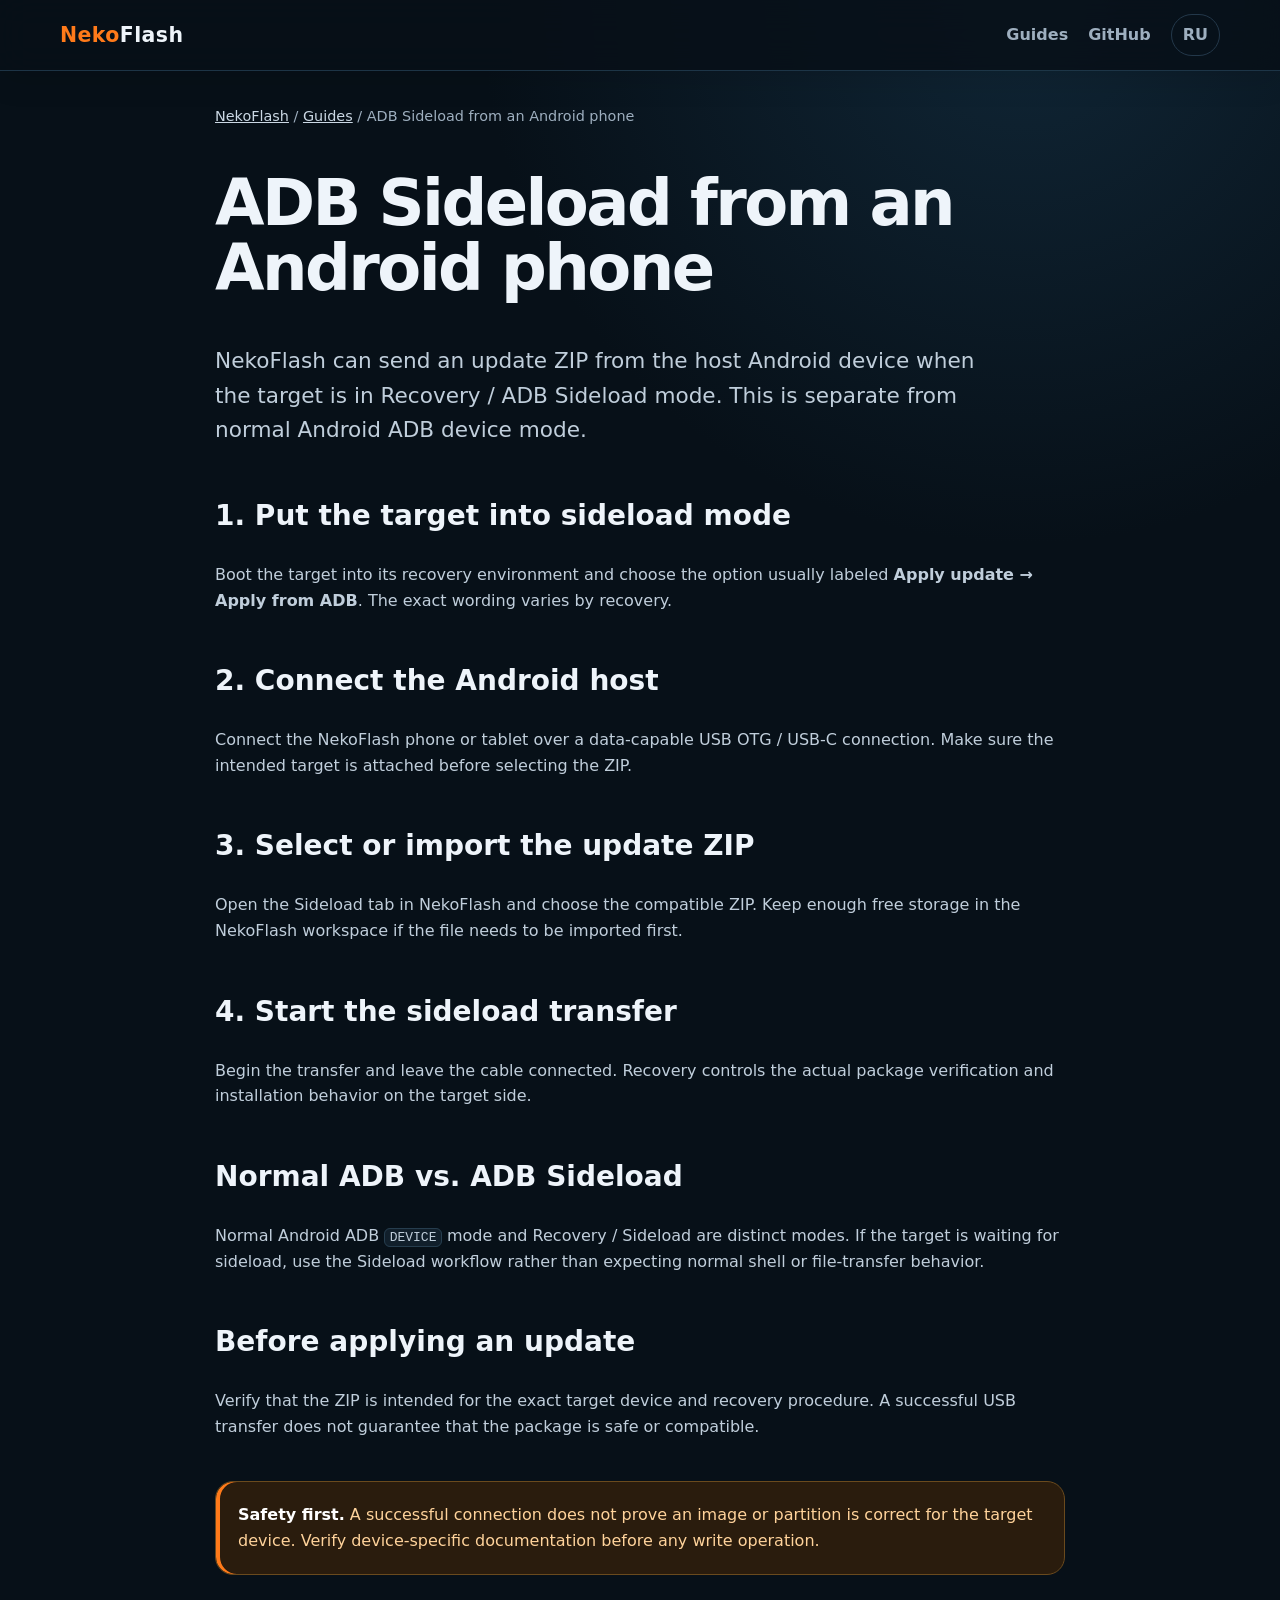
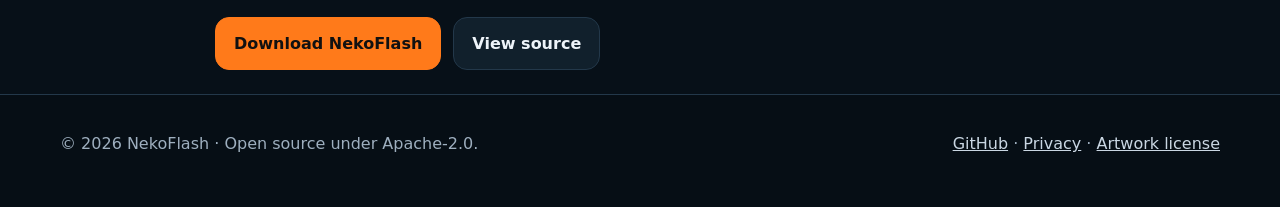
<file: docs/guides/adb-sideload/index.html>
<!doctype html><html lang="en"><head><title>ADB Sideload from an Android phone | NekoFlash</title><meta name="description" content="Use NekoFlash to send an update ZIP from Android while the target is in Recovery / ADB Sideload mode over USB OTG."><meta charset="utf-8"><meta name="viewport" content="width=device-width,initial-scale=1"><meta name="theme-color" content="#ff7a1a"><meta name="robots" content="index,follow,max-image-preview:large"><link rel="icon" href="../../assets/favicon.svg" type="image/svg+xml"><link rel="canonical" href="https://ncorror.github.io/NekoFlash/guides/adb-sideload/"><link rel="alternate" hreflang="en" href="https://ncorror.github.io/NekoFlash/guides/adb-sideload/"><link rel="alternate" hreflang="ru" href="https://ncorror.github.io/NekoFlash/ru/guides/adb-sideload/"><link rel="alternate" hreflang="x-default" href="https://ncorror.github.io/NekoFlash/guides/adb-sideload/"><meta property="og:type" content="article"><meta property="og:site_name" content="NekoFlash"><meta property="og:url" content="https://ncorror.github.io/NekoFlash/guides/adb-sideload/"><meta property="og:title" content="ADB Sideload from an Android phone"><meta property="og:description" content="Use NekoFlash to send an update ZIP from Android while the target is in Recovery / ADB Sideload mode over USB OTG."><meta property="og:image" content="https://ncorror.github.io/NekoFlash/assets/og-image.png"><meta name="twitter:card" content="summary_large_image"><link rel="stylesheet" href="../../assets/site.css"><script type="application/ld+json">{"@context":"https://schema.org","@type":"BreadcrumbList","itemListElement":[{"@type":"ListItem","position":1,"name":"NekoFlash","item":"https://ncorror.github.io/NekoFlash/"},{"@type":"ListItem","position":2,"name":"Guides","item":"https://ncorror.github.io/NekoFlash/guides/"},{"@type":"ListItem","position":3,"name":"ADB Sideload from an Android phone","item":"https://ncorror.github.io/NekoFlash/guides/adb-sideload/"}]}</script></head><body><nav class="nav"><div class="wrap nav-inner"><a class="brand" href="../../"><span>Neko</span>Flash</a><div class="nav-links"><a href="../">Guides</a><a href="https://github.com/Ncorror/NekoFlash">GitHub</a><a class="lang" href="../../ru/guides/adb-sideload/" hreflang="ru">RU</a></div></div></nav><main><div class="wrap article"><div class="breadcrumbs"><a href="../../">NekoFlash</a> / <a href="../">Guides</a> / ADB Sideload from an Android phone</div><h1>ADB Sideload from an Android phone</h1><p class="lead">NekoFlash can send an update ZIP from the host Android device when the target is in Recovery / ADB Sideload mode. This is separate from normal Android ADB device mode.</p><h2>1. Put the target into sideload mode</h2><p>Boot the target into its recovery environment and choose the option usually labeled <strong>Apply update → Apply from ADB</strong>. The exact wording varies by recovery.</p><h2>2. Connect the Android host</h2><p>Connect the NekoFlash phone or tablet over a data-capable USB OTG / USB-C connection. Make sure the intended target is attached before selecting the ZIP.</p><h2>3. Select or import the update ZIP</h2><p>Open the Sideload tab in NekoFlash and choose the compatible ZIP. Keep enough free storage in the NekoFlash workspace if the file needs to be imported first.</p><h2>4. Start the sideload transfer</h2><p>Begin the transfer and leave the cable connected. Recovery controls the actual package verification and installation behavior on the target side.</p><h2>Normal ADB vs. ADB Sideload</h2><p>Normal Android ADB <code>DEVICE</code> mode and Recovery / Sideload are distinct modes. If the target is waiting for sideload, use the Sideload workflow rather than expecting normal shell or file-transfer behavior.</p><h2>Before applying an update</h2><p>Verify that the ZIP is intended for the exact target device and recovery procedure. A successful USB transfer does not guarantee that the package is safe or compatible.</p><div class="notice" style="margin:42px 0"><strong>Safety first.</strong> A successful connection does not prove an image or partition is correct for the target device. Verify device-specific documentation before any write operation.</div><div class="actions"><a class="btn primary" href="https://github.com/Ncorror/NekoFlash/releases/latest">Download NekoFlash</a><a class="btn" href="https://github.com/Ncorror/NekoFlash">View source</a></div></div></main><footer class="footer"><div class="wrap footer-inner"><div>© 2026 NekoFlash · Open source under Apache-2.0.</div><div><a href="https://github.com/Ncorror/NekoFlash">GitHub</a> · <a href="https://github.com/Ncorror/NekoFlash/blob/main/PRIVACY.md">Privacy</a> · <a href="https://github.com/Ncorror/NekoFlash/blob/main/ASSETS_LICENSE.md">Artwork license</a></div></div></footer></body></html>
</file>
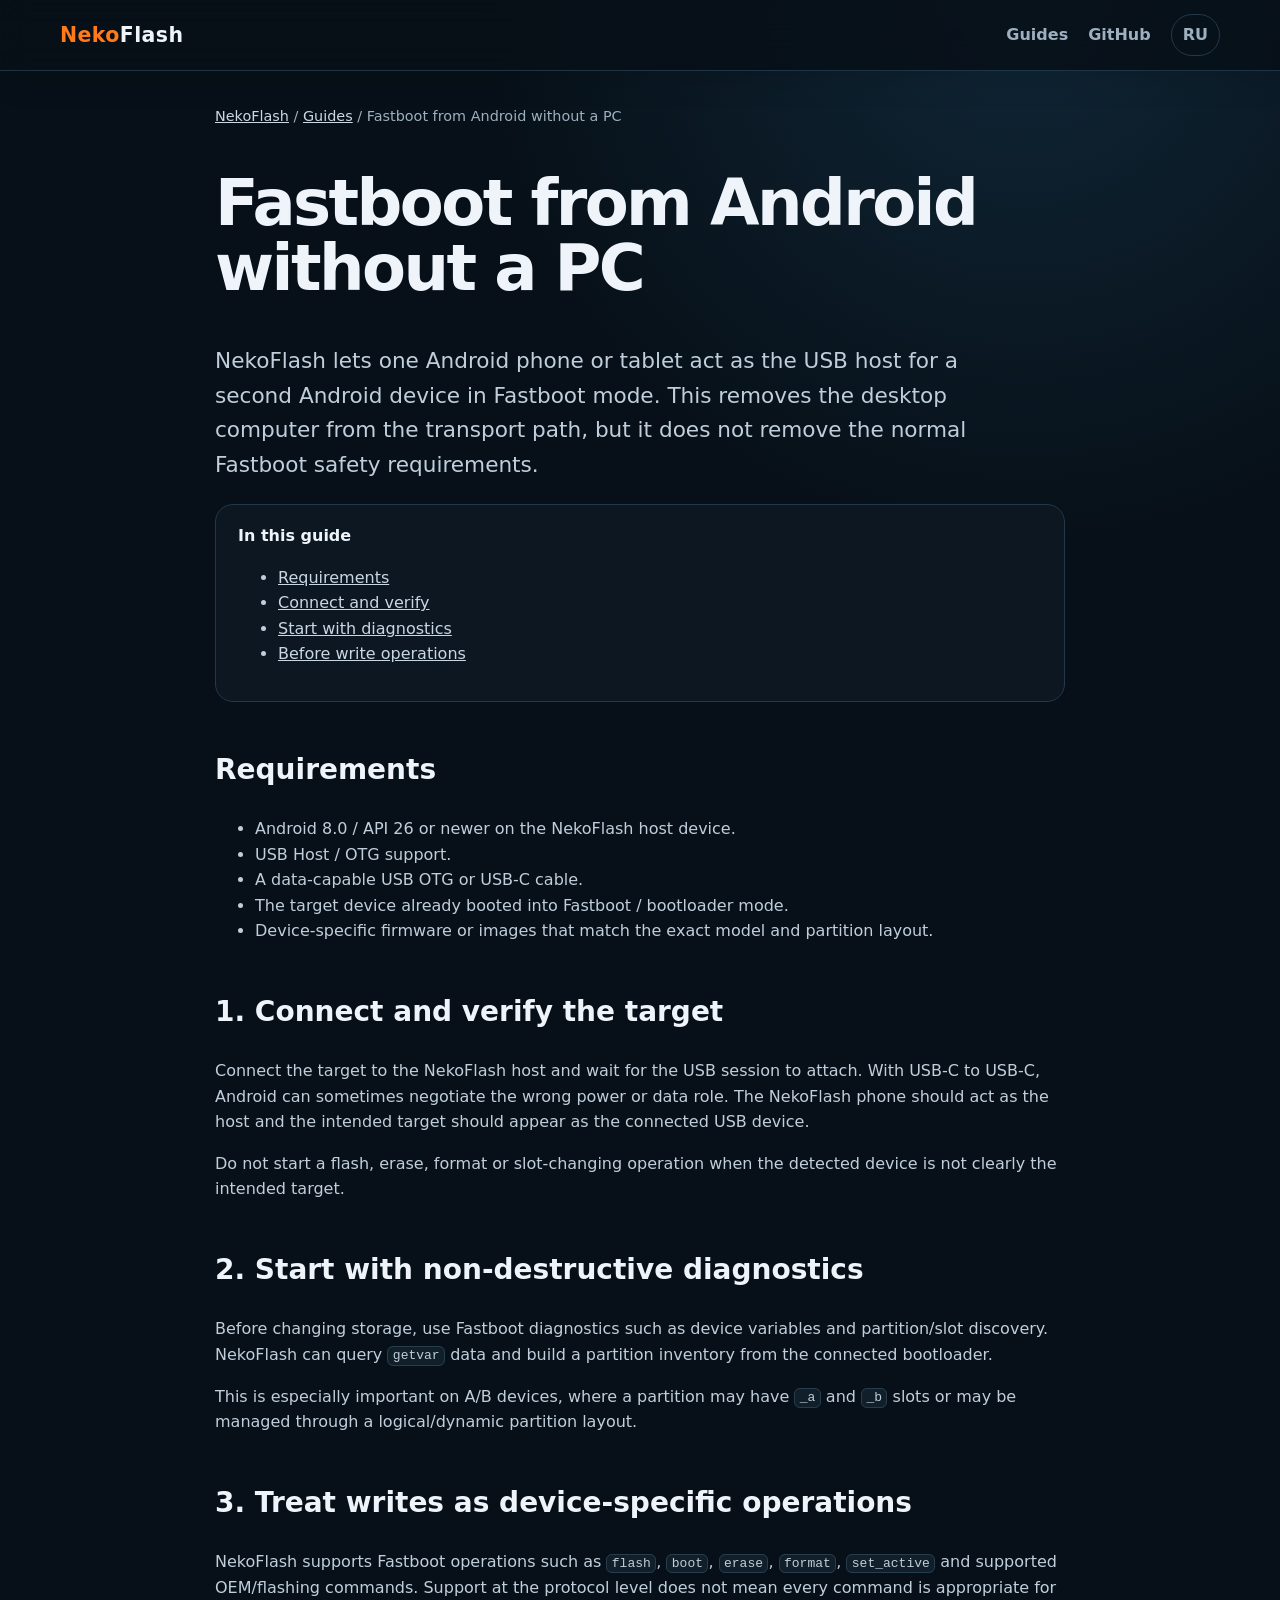
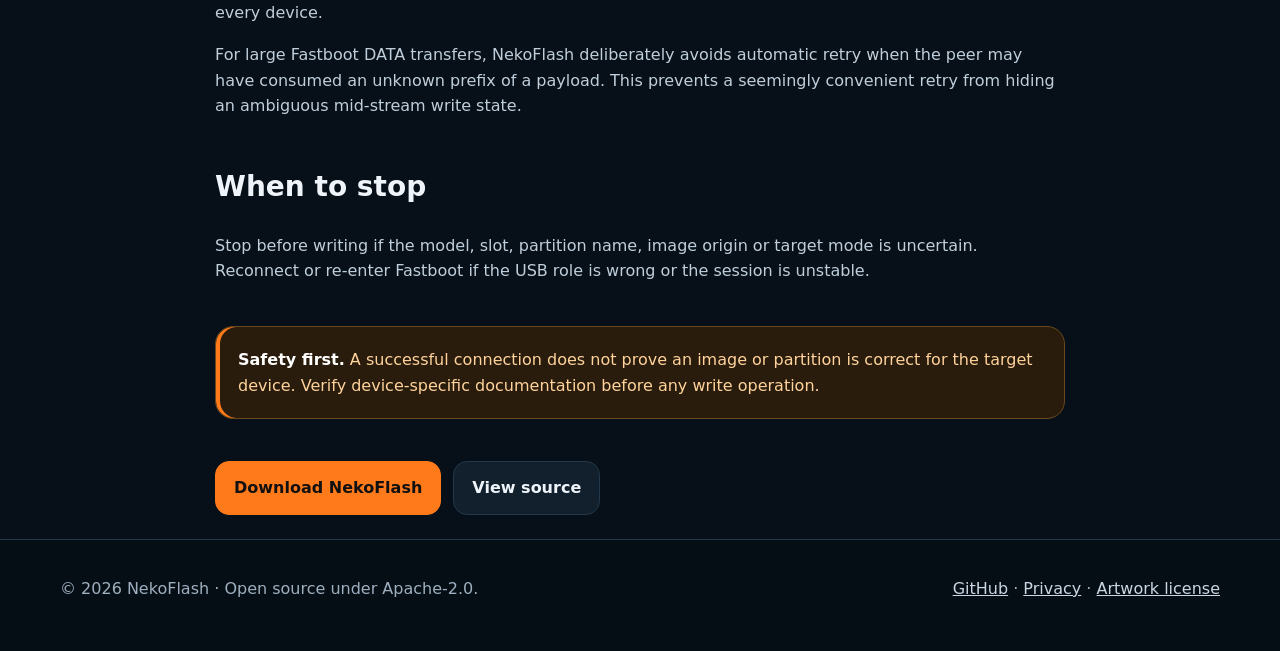
<file: docs/guides/fastboot-from-android/index.html>
<!doctype html><html lang="en"><head><title>Fastboot from Android without a PC | NekoFlash</title><meta name="description" content="Use NekoFlash to run Fastboot from another Android phone over USB OTG, with device verification, partition checks and safe write boundaries."><meta charset="utf-8"><meta name="viewport" content="width=device-width,initial-scale=1"><meta name="theme-color" content="#ff7a1a"><meta name="robots" content="index,follow,max-image-preview:large"><link rel="icon" href="../../assets/favicon.svg" type="image/svg+xml"><link rel="canonical" href="https://ncorror.github.io/NekoFlash/guides/fastboot-from-android/"><link rel="alternate" hreflang="en" href="https://ncorror.github.io/NekoFlash/guides/fastboot-from-android/"><link rel="alternate" hreflang="ru" href="https://ncorror.github.io/NekoFlash/ru/guides/fastboot-from-android/"><link rel="alternate" hreflang="x-default" href="https://ncorror.github.io/NekoFlash/guides/fastboot-from-android/"><meta property="og:type" content="article"><meta property="og:site_name" content="NekoFlash"><meta property="og:url" content="https://ncorror.github.io/NekoFlash/guides/fastboot-from-android/"><meta property="og:title" content="Fastboot from Android without a PC"><meta property="og:description" content="Use NekoFlash to run Fastboot from another Android phone over USB OTG, with device verification, partition checks and safe write boundaries."><meta property="og:image" content="https://ncorror.github.io/NekoFlash/assets/og-image.png"><meta name="twitter:card" content="summary_large_image"><link rel="stylesheet" href="../../assets/site.css"><script type="application/ld+json">{"@context":"https://schema.org","@type":"BreadcrumbList","itemListElement":[{"@type":"ListItem","position":1,"name":"NekoFlash","item":"https://ncorror.github.io/NekoFlash/"},{"@type":"ListItem","position":2,"name":"Guides","item":"https://ncorror.github.io/NekoFlash/guides/"},{"@type":"ListItem","position":3,"name":"Fastboot from Android without a PC","item":"https://ncorror.github.io/NekoFlash/guides/fastboot-from-android/"}]}</script></head><body><nav class="nav"><div class="wrap nav-inner"><a class="brand" href="../../"><span>Neko</span>Flash</a><div class="nav-links"><a href="../">Guides</a><a href="https://github.com/Ncorror/NekoFlash">GitHub</a><a class="lang" href="../../ru/guides/fastboot-from-android/" hreflang="ru">RU</a></div></div></nav><main><div class="wrap article"><div class="breadcrumbs"><a href="../../">NekoFlash</a> / <a href="../">Guides</a> / Fastboot from Android without a PC</div><h1>Fastboot from Android without a PC</h1><p class="lead">NekoFlash lets one Android phone or tablet act as the USB host for a second Android device in Fastboot mode. This removes the desktop computer from the transport path, but it does not remove the normal Fastboot safety requirements.</p><div class="toc"><strong>In this guide</strong><ul><li><a href="#requirements">Requirements</a></li><li><a href="#connect">Connect and verify</a></li><li><a href="#diagnostics">Start with diagnostics</a></li><li><a href="#writes">Before write operations</a></li></ul></div><h2 id="requirements">Requirements</h2><ul><li>Android 8.0 / API 26 or newer on the NekoFlash host device.</li><li>USB Host / OTG support.</li><li>A data-capable USB OTG or USB-C cable.</li><li>The target device already booted into Fastboot / bootloader mode.</li><li>Device-specific firmware or images that match the exact model and partition layout.</li></ul><h2 id="connect">1. Connect and verify the target</h2><p>Connect the target to the NekoFlash host and wait for the USB session to attach. With USB-C to USB-C, Android can sometimes negotiate the wrong power or data role. The NekoFlash phone should act as the host and the intended target should appear as the connected USB device.</p><p>Do not start a flash, erase, format or slot-changing operation when the detected device is not clearly the intended target.</p><h2 id="diagnostics">2. Start with non-destructive diagnostics</h2><p>Before changing storage, use Fastboot diagnostics such as device variables and partition/slot discovery. NekoFlash can query <code>getvar</code> data and build a partition inventory from the connected bootloader.</p><p>This is especially important on A/B devices, where a partition may have <code>_a</code> and <code>_b</code> slots or may be managed through a logical/dynamic partition layout.</p><h2 id="writes">3. Treat writes as device-specific operations</h2><p>NekoFlash supports Fastboot operations such as <code>flash</code>, <code>boot</code>, <code>erase</code>, <code>format</code>, <code>set_active</code> and supported OEM/flashing commands. Support at the protocol level does not mean every command is appropriate for every device.</p><p>For large Fastboot DATA transfers, NekoFlash deliberately avoids automatic retry when the peer may have consumed an unknown prefix of a payload. This prevents a seemingly convenient retry from hiding an ambiguous mid-stream write state.</p><h2>When to stop</h2><p>Stop before writing if the model, slot, partition name, image origin or target mode is uncertain. Reconnect or re-enter Fastboot if the USB role is wrong or the session is unstable.</p><div class="notice" style="margin:42px 0"><strong>Safety first.</strong> A successful connection does not prove an image or partition is correct for the target device. Verify device-specific documentation before any write operation.</div><div class="actions"><a class="btn primary" href="https://github.com/Ncorror/NekoFlash/releases/latest">Download NekoFlash</a><a class="btn" href="https://github.com/Ncorror/NekoFlash">View source</a></div></div></main><footer class="footer"><div class="wrap footer-inner"><div>© 2026 NekoFlash · Open source under Apache-2.0.</div><div><a href="https://github.com/Ncorror/NekoFlash">GitHub</a> · <a href="https://github.com/Ncorror/NekoFlash/blob/main/PRIVACY.md">Privacy</a> · <a href="https://github.com/Ncorror/NekoFlash/blob/main/ASSETS_LICENSE.md">Artwork license</a></div></div></footer></body></html>
</file>
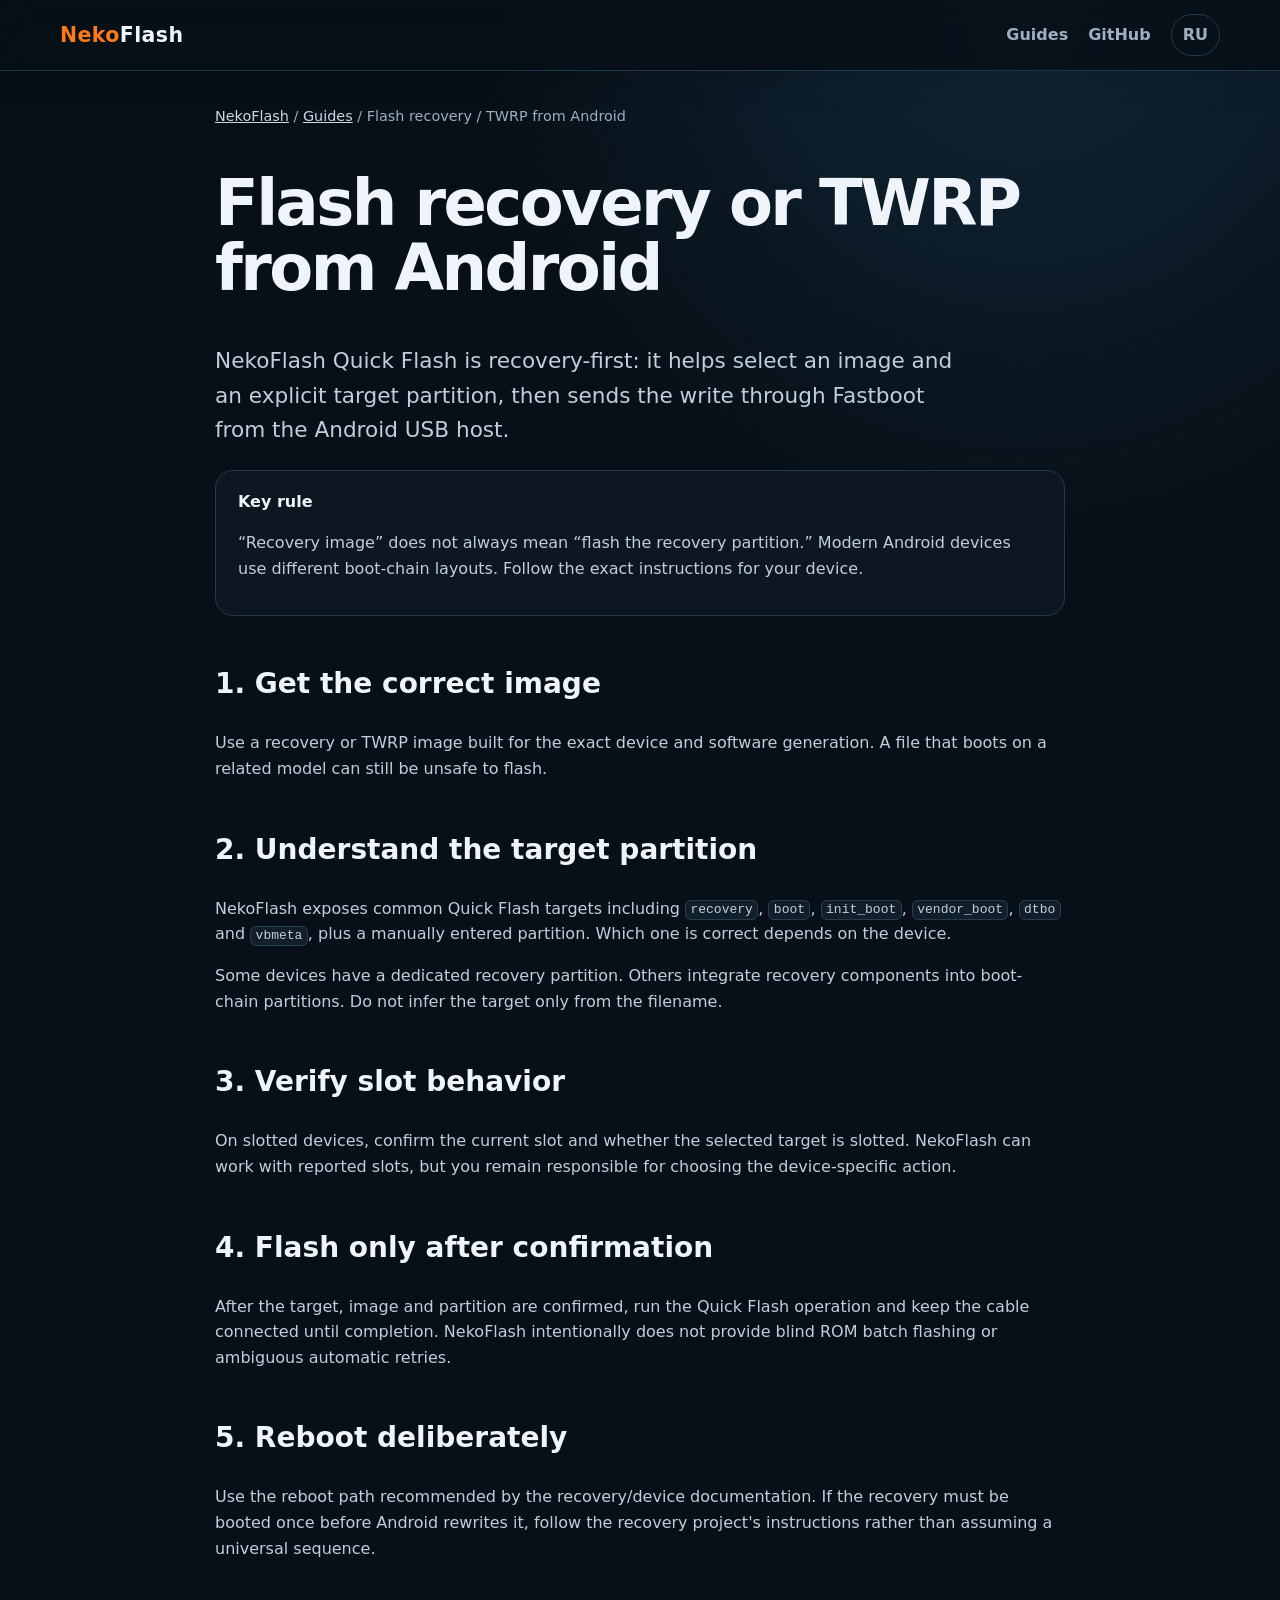
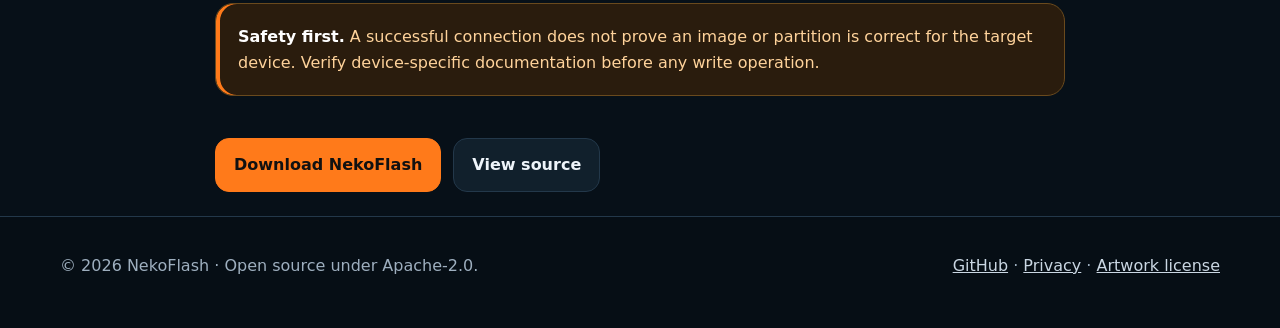
<file: docs/guides/flash-recovery-twrp/index.html>
<!doctype html><html lang="en"><head><title>Flash recovery / TWRP from Android | NekoFlash</title><meta name="description" content="How to use NekoFlash Quick Flash for recovery or TWRP images from Android, including partition and slot safety checks."><meta charset="utf-8"><meta name="viewport" content="width=device-width,initial-scale=1"><meta name="theme-color" content="#ff7a1a"><meta name="robots" content="index,follow,max-image-preview:large"><link rel="icon" href="../../assets/favicon.svg" type="image/svg+xml"><link rel="canonical" href="https://ncorror.github.io/NekoFlash/guides/flash-recovery-twrp/"><link rel="alternate" hreflang="en" href="https://ncorror.github.io/NekoFlash/guides/flash-recovery-twrp/"><link rel="alternate" hreflang="ru" href="https://ncorror.github.io/NekoFlash/ru/guides/flash-recovery-twrp/"><link rel="alternate" hreflang="x-default" href="https://ncorror.github.io/NekoFlash/guides/flash-recovery-twrp/"><meta property="og:type" content="article"><meta property="og:site_name" content="NekoFlash"><meta property="og:url" content="https://ncorror.github.io/NekoFlash/guides/flash-recovery-twrp/"><meta property="og:title" content="Flash recovery / TWRP from Android"><meta property="og:description" content="How to use NekoFlash Quick Flash for recovery or TWRP images from Android, including partition and slot safety checks."><meta property="og:image" content="https://ncorror.github.io/NekoFlash/assets/og-image.png"><meta name="twitter:card" content="summary_large_image"><link rel="stylesheet" href="../../assets/site.css"><script type="application/ld+json">{"@context":"https://schema.org","@type":"BreadcrumbList","itemListElement":[{"@type":"ListItem","position":1,"name":"NekoFlash","item":"https://ncorror.github.io/NekoFlash/"},{"@type":"ListItem","position":2,"name":"Guides","item":"https://ncorror.github.io/NekoFlash/guides/"},{"@type":"ListItem","position":3,"name":"Flash recovery or TWRP from Android","item":"https://ncorror.github.io/NekoFlash/guides/flash-recovery-twrp/"}]}</script></head><body><nav class="nav"><div class="wrap nav-inner"><a class="brand" href="../../"><span>Neko</span>Flash</a><div class="nav-links"><a href="../">Guides</a><a href="https://github.com/Ncorror/NekoFlash">GitHub</a><a class="lang" href="../../ru/guides/flash-recovery-twrp/" hreflang="ru">RU</a></div></div></nav><main><div class="wrap article"><div class="breadcrumbs"><a href="../../">NekoFlash</a> / <a href="../">Guides</a> / Flash recovery / TWRP from Android</div><h1>Flash recovery or TWRP from Android</h1><p class="lead">NekoFlash Quick Flash is recovery-first: it helps select an image and an explicit target partition, then sends the write through Fastboot from the Android USB host.</p><div class="toc"><strong>Key rule</strong><p>“Recovery image” does not always mean “flash the recovery partition.” Modern Android devices use different boot-chain layouts. Follow the exact instructions for your device.</p></div><h2>1. Get the correct image</h2><p>Use a recovery or TWRP image built for the exact device and software generation. A file that boots on a related model can still be unsafe to flash.</p><h2>2. Understand the target partition</h2><p>NekoFlash exposes common Quick Flash targets including <code>recovery</code>, <code>boot</code>, <code>init_boot</code>, <code>vendor_boot</code>, <code>dtbo</code> and <code>vbmeta</code>, plus a manually entered partition. Which one is correct depends on the device.</p><p>Some devices have a dedicated recovery partition. Others integrate recovery components into boot-chain partitions. Do not infer the target only from the filename.</p><h2>3. Verify slot behavior</h2><p>On slotted devices, confirm the current slot and whether the selected target is slotted. NekoFlash can work with reported slots, but you remain responsible for choosing the device-specific action.</p><h2>4. Flash only after confirmation</h2><p>After the target, image and partition are confirmed, run the Quick Flash operation and keep the cable connected until completion. NekoFlash intentionally does not provide blind ROM batch flashing or ambiguous automatic retries.</p><h2>5. Reboot deliberately</h2><p>Use the reboot path recommended by the recovery/device documentation. If the recovery must be booted once before Android rewrites it, follow the recovery project's instructions rather than assuming a universal sequence.</p><div class="notice" style="margin:42px 0"><strong>Safety first.</strong> A successful connection does not prove an image or partition is correct for the target device. Verify device-specific documentation before any write operation.</div><div class="actions"><a class="btn primary" href="https://github.com/Ncorror/NekoFlash/releases/latest">Download NekoFlash</a><a class="btn" href="https://github.com/Ncorror/NekoFlash">View source</a></div></div></main><footer class="footer"><div class="wrap footer-inner"><div>© 2026 NekoFlash · Open source under Apache-2.0.</div><div><a href="https://github.com/Ncorror/NekoFlash">GitHub</a> · <a href="https://github.com/Ncorror/NekoFlash/blob/main/PRIVACY.md">Privacy</a> · <a href="https://github.com/Ncorror/NekoFlash/blob/main/ASSETS_LICENSE.md">Artwork license</a></div></div></footer></body></html>
</file>
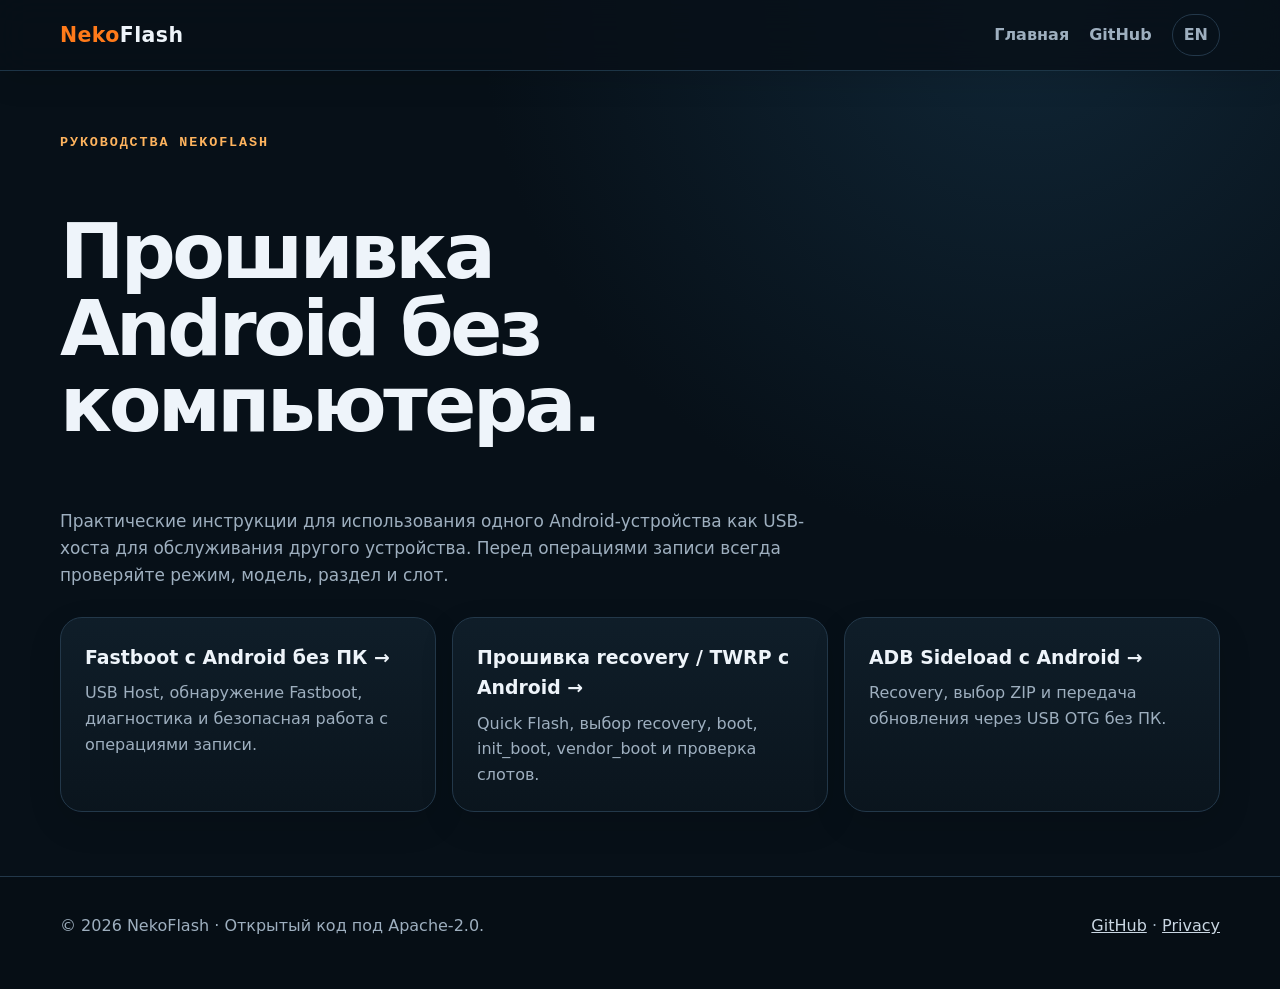
<file: docs/ru/guides/index.html>
<!doctype html>
<html lang="ru">
<head>
<title>Руководства NekoFlash — Fastboot, Recovery и ADB Sideload с Android</title>
<meta name="description" content="Практические руководства NekoFlash: Fastboot с Android без ПК, прошивка recovery или TWRP и ADB Sideload через USB OTG.">
<meta charset="utf-8">
<meta name="viewport" content="width=device-width,initial-scale=1">
<meta name="theme-color" content="#ff7a1a">
<meta name="robots" content="index,follow,max-image-preview:large">
<link rel="canonical" href="https://ncorror.github.io/NekoFlash/ru/guides/">
<link rel="alternate" hreflang="ru" href="https://ncorror.github.io/NekoFlash/ru/guides/">
<link rel="alternate" hreflang="en" href="https://ncorror.github.io/NekoFlash/guides/">
<link rel="alternate" hreflang="x-default" href="https://ncorror.github.io/NekoFlash/guides/">
<link rel="icon" href="../../assets/favicon.svg" type="image/svg+xml">
<meta property="og:type" content="website">
<meta property="og:site_name" content="NekoFlash">
<meta property="og:locale" content="ru_RU">
<meta property="og:locale:alternate" content="en_US">
<meta property="og:url" content="https://ncorror.github.io/NekoFlash/ru/guides/">
<meta property="og:title" content="Руководства NekoFlash">
<meta property="og:description" content="Fastboot, Recovery, TWRP и ADB Sideload с Android без ПК.">
<meta property="og:image" content="https://ncorror.github.io/NekoFlash/assets/og-image.png">
<meta name="twitter:card" content="summary_large_image">
<link rel="stylesheet" href="../../assets/site.css">
<script type="application/ld+json">
{"@context":"https://schema.org","@type":"CollectionPage","name":"Руководства NekoFlash","url":"https://ncorror.github.io/NekoFlash/ru/guides/","inLanguage":"ru","hasPart":[{"@type":"TechArticle","name":"Fastboot с Android без компьютера","url":"https://ncorror.github.io/NekoFlash/ru/guides/fastboot-from-android/"},{"@type":"TechArticle","name":"Прошивка recovery или TWRP с Android","url":"https://ncorror.github.io/NekoFlash/ru/guides/flash-recovery-twrp/"},{"@type":"TechArticle","name":"ADB Sideload с Android","url":"https://ncorror.github.io/NekoFlash/ru/guides/adb-sideload/"}]}
</script>
</head>
<body>
<nav class="nav"><div class="wrap nav-inner"><a class="brand" href="../"><span>Neko</span>Flash</a><div class="nav-links"><a href="../">Главная</a><a href="https://github.com/Ncorror/NekoFlash">GitHub</a><a class="lang" href="../../guides/" hreflang="en">EN</a></div></div></nav>
<main>
<section><div class="wrap">
<div class="section-head">
<div class="eyebrow">Руководства NekoFlash</div>
<h1 style="font-size:clamp(2.6rem,6vw,4.8rem);line-height:1;letter-spacing:-.045em">Прошивка Android без компьютера.</h1>
<p>Практические инструкции для использования одного Android-устройства как USB-хоста для обслуживания другого устройства. Перед операциями записи всегда проверяйте режим, модель, раздел и слот.</p>
</div>
<div class="guides">
<a class="guide-link" href="fastboot-from-android/"><div class="card"><h3>Fastboot с Android без ПК →</h3><p>USB Host, обнаружение Fastboot, диагностика и безопасная работа с операциями записи.</p></div></a>
<a class="guide-link" href="flash-recovery-twrp/"><div class="card"><h3>Прошивка recovery / TWRP с Android →</h3><p>Quick Flash, выбор recovery, boot, init_boot, vendor_boot и проверка слотов.</p></div></a>
<a class="guide-link" href="adb-sideload/"><div class="card"><h3>ADB Sideload с Android →</h3><p>Recovery, выбор ZIP и передача обновления через USB OTG без ПК.</p></div></a>
</div>
</div></section>
</main>
<footer class="footer"><div class="wrap footer-inner"><div>© 2026 NekoFlash · Открытый код под Apache-2.0.</div><div><a href="https://github.com/Ncorror/NekoFlash">GitHub</a> · <a href="https://github.com/Ncorror/NekoFlash/blob/main/PRIVACY.md">Privacy</a></div></div></footer>
</body>
</html>
</file>
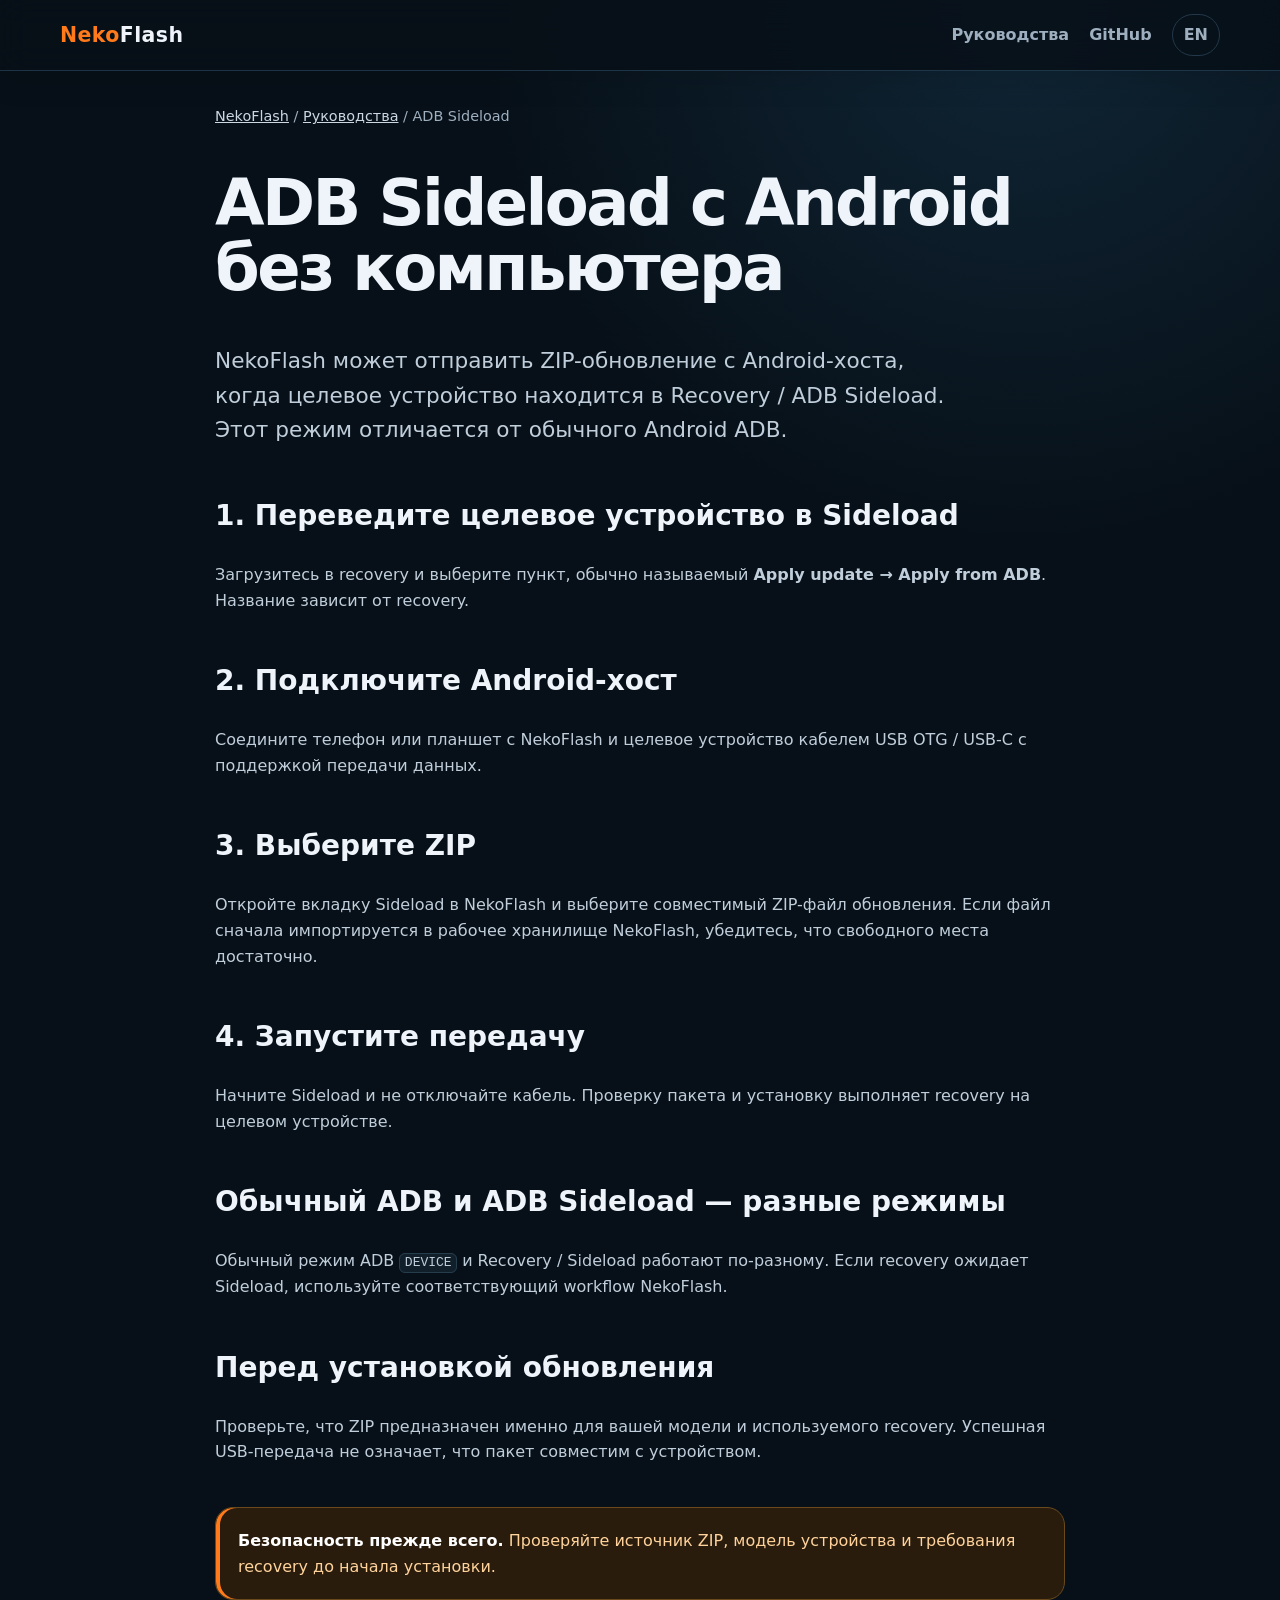
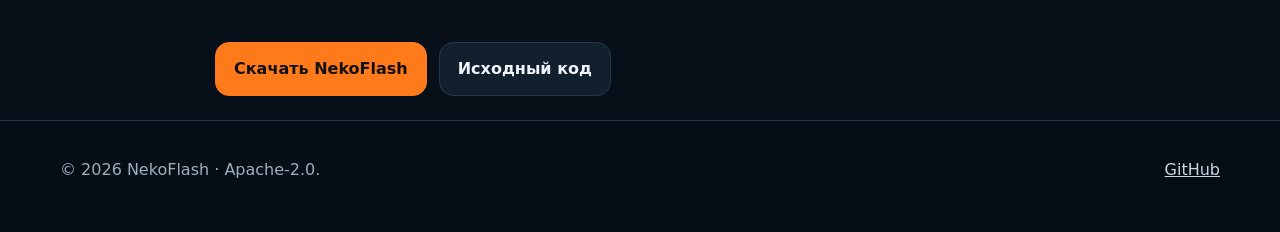
<file: docs/ru/guides/adb-sideload/index.html>
<!doctype html>
<html lang="ru">
<head>
<title>ADB Sideload с Android без компьютера | NekoFlash</title>
<meta name="description" content="Как передать ZIP-обновление через ADB Sideload с Android-телефона в Recovery по USB OTG с помощью NekoFlash без компьютера.">
<meta charset="utf-8">
<meta name="viewport" content="width=device-width,initial-scale=1">
<meta name="theme-color" content="#ff7a1a">
<meta name="robots" content="index,follow,max-image-preview:large">
<link rel="canonical" href="https://ncorror.github.io/NekoFlash/ru/guides/adb-sideload/">
<link rel="alternate" hreflang="ru" href="https://ncorror.github.io/NekoFlash/ru/guides/adb-sideload/">
<link rel="alternate" hreflang="en" href="https://ncorror.github.io/NekoFlash/guides/adb-sideload/">
<link rel="alternate" hreflang="x-default" href="https://ncorror.github.io/NekoFlash/guides/adb-sideload/">
<link rel="icon" href="../../../assets/favicon.svg">
<meta property="og:type" content="article">
<meta property="og:site_name" content="NekoFlash">
<meta property="og:locale" content="ru_RU">
<meta property="og:url" content="https://ncorror.github.io/NekoFlash/ru/guides/adb-sideload/">
<meta property="og:title" content="ADB Sideload с Android без компьютера">
<meta property="og:description" content="Передача ZIP-обновления из Android в Recovery / ADB Sideload через USB OTG.">
<meta property="og:image" content="https://ncorror.github.io/NekoFlash/assets/og-image.png">
<meta name="twitter:card" content="summary_large_image">
<link rel="stylesheet" href="../../../assets/site.css">
<script type="application/ld+json">
{"@context":"https://schema.org","@type":"BreadcrumbList","itemListElement":[{"@type":"ListItem","position":1,"name":"NekoFlash","item":"https://ncorror.github.io/NekoFlash/ru/"},{"@type":"ListItem","position":2,"name":"Руководства","item":"https://ncorror.github.io/NekoFlash/ru/guides/"},{"@type":"ListItem","position":3,"name":"ADB Sideload с Android","item":"https://ncorror.github.io/NekoFlash/ru/guides/adb-sideload/"}]}
</script>
<script type="application/ld+json">
{"@context":"https://schema.org","@type":"TechArticle","headline":"ADB Sideload с Android без компьютера","description":"Передача update ZIP из Android-хоста в Recovery через ADB Sideload и USB OTG.","inLanguage":"ru","mainEntityOfPage":"https://ncorror.github.io/NekoFlash/ru/guides/adb-sideload/"}
</script>
</head>
<body>
<nav class="nav"><div class="wrap nav-inner"><a class="brand" href="../../"><span>Neko</span>Flash</a><div class="nav-links"><a href="../">Руководства</a><a href="https://github.com/Ncorror/NekoFlash">GitHub</a><a class="lang" href="../../../guides/adb-sideload/" hreflang="en">EN</a></div></div></nav>
<main><div class="wrap article">
<div class="breadcrumbs"><a href="../../">NekoFlash</a> / <a href="../">Руководства</a> / ADB Sideload</div>
<h1>ADB Sideload с Android без компьютера</h1>
<p class="lead">NekoFlash может отправить ZIP-обновление с Android-хоста, когда целевое устройство находится в Recovery / ADB Sideload. Этот режим отличается от обычного Android ADB.</p>

<h2>1. Переведите целевое устройство в Sideload</h2>
<p>Загрузитесь в recovery и выберите пункт, обычно называемый <strong>Apply update → Apply from ADB</strong>. Название зависит от recovery.</p>

<h2>2. Подключите Android-хост</h2>
<p>Соедините телефон или планшет с NekoFlash и целевое устройство кабелем USB OTG / USB-C с поддержкой передачи данных.</p>

<h2>3. Выберите ZIP</h2>
<p>Откройте вкладку Sideload в NekoFlash и выберите совместимый ZIP-файл обновления. Если файл сначала импортируется в рабочее хранилище NekoFlash, убедитесь, что свободного места достаточно.</p>

<h2>4. Запустите передачу</h2>
<p>Начните Sideload и не отключайте кабель. Проверку пакета и установку выполняет recovery на целевом устройстве.</p>

<h2>Обычный ADB и ADB Sideload — разные режимы</h2>
<p>Обычный режим ADB <code>DEVICE</code> и Recovery / Sideload работают по-разному. Если recovery ожидает Sideload, используйте соответствующий workflow NekoFlash.</p>

<h2>Перед установкой обновления</h2>
<p>Проверьте, что ZIP предназначен именно для вашей модели и используемого recovery. Успешная USB-передача не означает, что пакет совместим с устройством.</p>

<div class="notice" style="margin:42px 0"><strong>Безопасность прежде всего.</strong> Проверяйте источник ZIP, модель устройства и требования recovery до начала установки.</div>
<div class="actions"><a class="btn primary" href="https://github.com/Ncorror/NekoFlash/releases/latest">Скачать NekoFlash</a><a class="btn" href="https://github.com/Ncorror/NekoFlash">Исходный код</a></div>
</div></main>
<footer class="footer"><div class="wrap footer-inner"><div>© 2026 NekoFlash · Apache-2.0.</div><div><a href="https://github.com/Ncorror/NekoFlash">GitHub</a></div></div></footer>
</body>
</html>
</file>
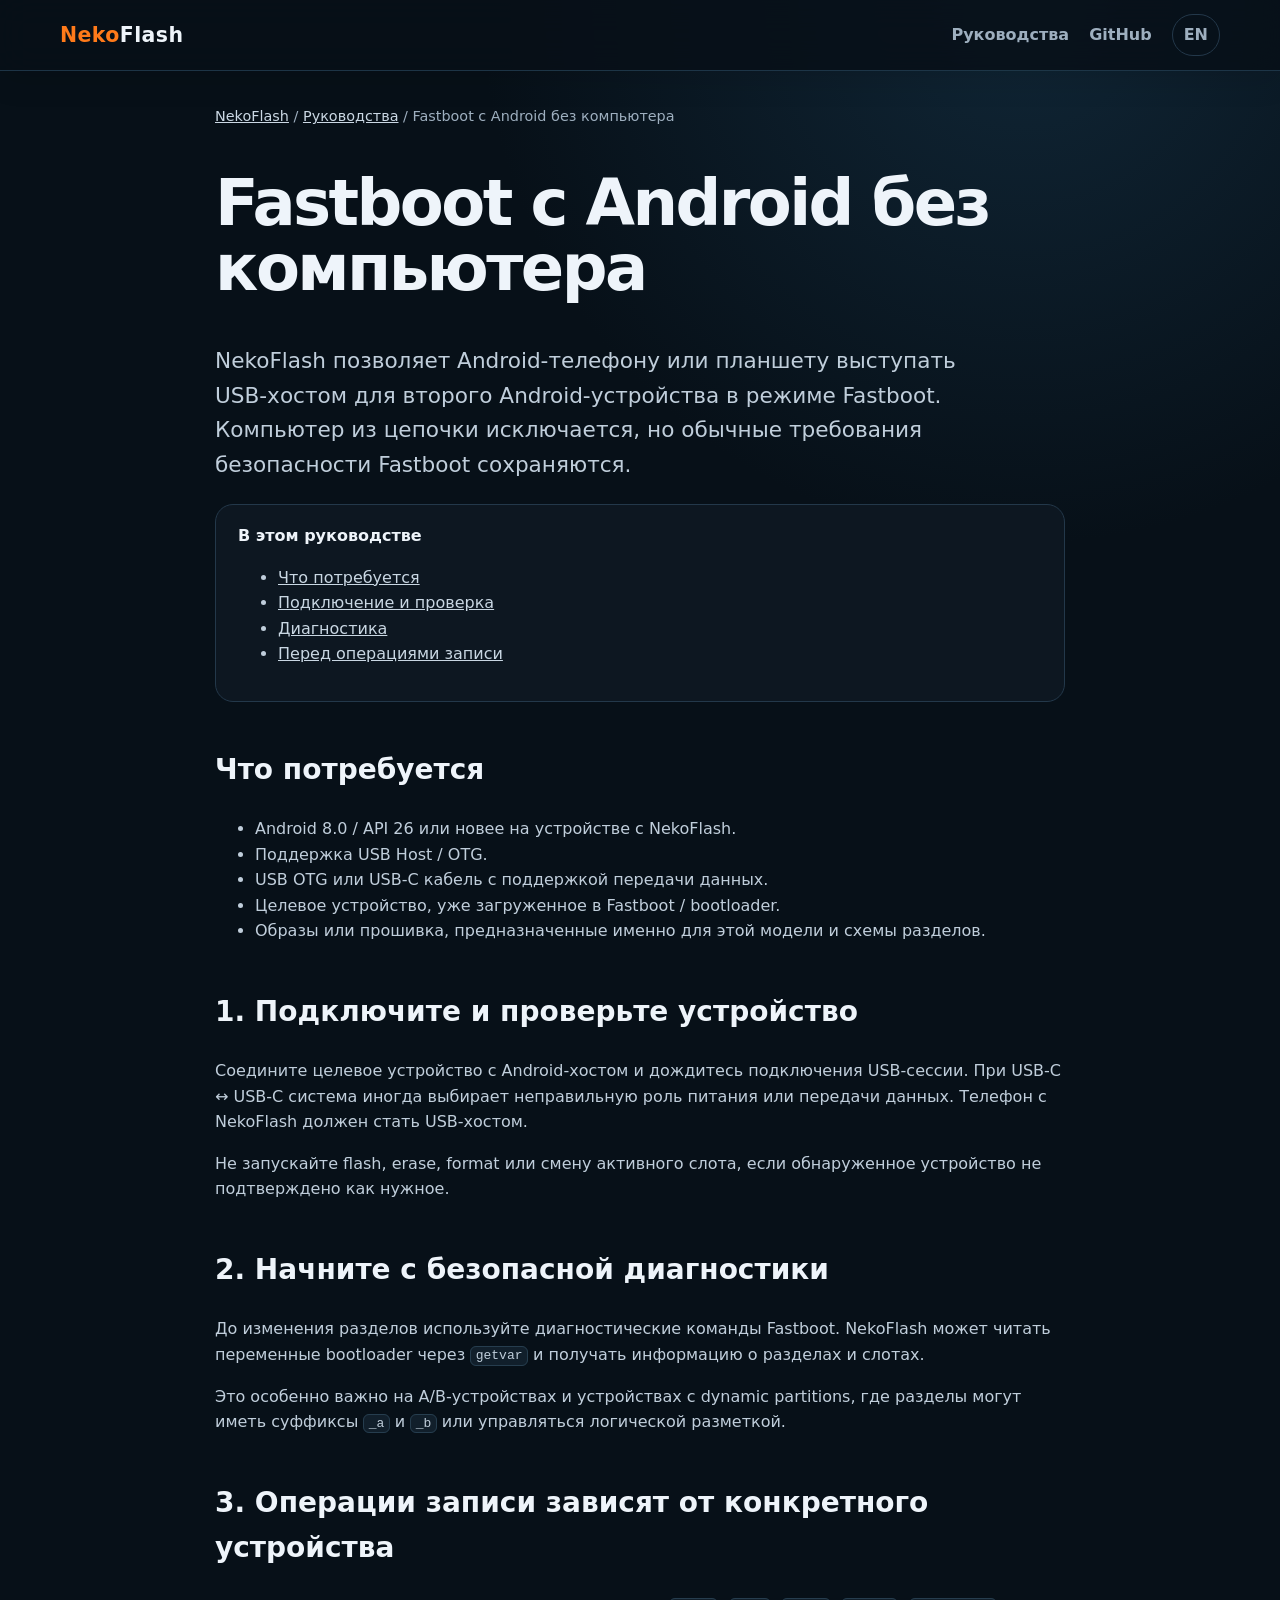
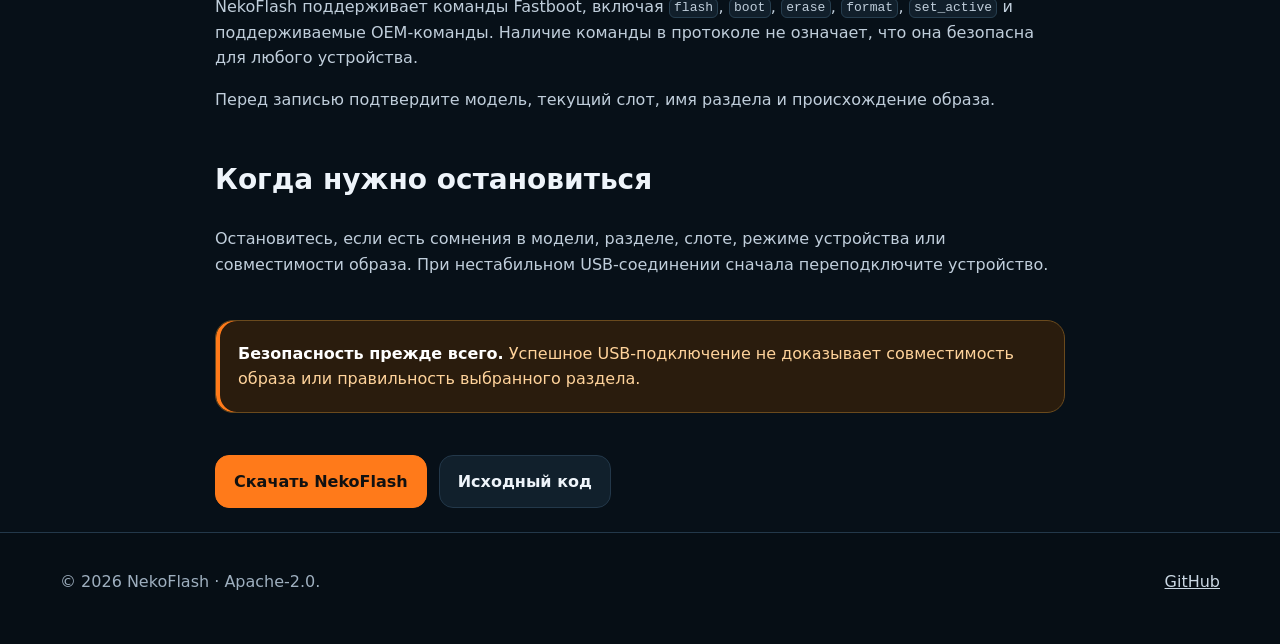
<file: docs/ru/guides/fastboot-from-android/index.html>
<!doctype html>
<html lang="ru">
<head>
<title>Fastboot с Android без компьютера | NekoFlash</title>
<meta name="description" content="Как использовать NekoFlash для Fastboot с другого Android-телефона через USB OTG без компьютера: подключение, диагностика, разделы и безопасная прошивка.">
<meta charset="utf-8">
<meta name="viewport" content="width=device-width,initial-scale=1">
<meta name="theme-color" content="#ff7a1a">
<meta name="robots" content="index,follow,max-image-preview:large">
<link rel="canonical" href="https://ncorror.github.io/NekoFlash/ru/guides/fastboot-from-android/">
<link rel="alternate" hreflang="ru" href="https://ncorror.github.io/NekoFlash/ru/guides/fastboot-from-android/">
<link rel="alternate" hreflang="en" href="https://ncorror.github.io/NekoFlash/guides/fastboot-from-android/">
<link rel="alternate" hreflang="x-default" href="https://ncorror.github.io/NekoFlash/guides/fastboot-from-android/">
<link rel="icon" href="../../../assets/favicon.svg">
<meta property="og:type" content="article">
<meta property="og:site_name" content="NekoFlash">
<meta property="og:locale" content="ru_RU">
<meta property="og:url" content="https://ncorror.github.io/NekoFlash/ru/guides/fastboot-from-android/">
<meta property="og:title" content="Fastboot с Android без компьютера">
<meta property="og:description" content="Подключение Fastboot-устройства к Android-хосту через USB OTG и безопасная работа без ПК.">
<meta property="og:image" content="https://ncorror.github.io/NekoFlash/assets/og-image.png">
<meta name="twitter:card" content="summary_large_image">
<link rel="stylesheet" href="../../../assets/site.css">
<script type="application/ld+json">
{"@context":"https://schema.org","@type":"BreadcrumbList","itemListElement":[{"@type":"ListItem","position":1,"name":"NekoFlash","item":"https://ncorror.github.io/NekoFlash/ru/"},{"@type":"ListItem","position":2,"name":"Руководства","item":"https://ncorror.github.io/NekoFlash/ru/guides/"},{"@type":"ListItem","position":3,"name":"Fastboot с Android без компьютера","item":"https://ncorror.github.io/NekoFlash/ru/guides/fastboot-from-android/"}]}
</script>
<script type="application/ld+json">
{"@context":"https://schema.org","@type":"TechArticle","headline":"Fastboot с Android без компьютера","description":"Использование NekoFlash для работы с Fastboot через USB OTG с другого Android-устройства.","inLanguage":"ru","mainEntityOfPage":"https://ncorror.github.io/NekoFlash/ru/guides/fastboot-from-android/"}
</script>
</head>
<body>
<nav class="nav"><div class="wrap nav-inner"><a class="brand" href="../../"><span>Neko</span>Flash</a><div class="nav-links"><a href="../">Руководства</a><a href="https://github.com/Ncorror/NekoFlash">GitHub</a><a class="lang" href="../../../guides/fastboot-from-android/" hreflang="en">EN</a></div></div></nav>
<main><div class="wrap article">
<div class="breadcrumbs"><a href="../../">NekoFlash</a> / <a href="../">Руководства</a> / Fastboot с Android без компьютера</div>
<h1>Fastboot с Android без компьютера</h1>
<p class="lead">NekoFlash позволяет Android-телефону или планшету выступать USB-хостом для второго Android-устройства в режиме Fastboot. Компьютер из цепочки исключается, но обычные требования безопасности Fastboot сохраняются.</p>

<div class="toc"><strong>В этом руководстве</strong><ul><li><a href="#requirements">Что потребуется</a></li><li><a href="#connect">Подключение и проверка</a></li><li><a href="#diagnostics">Диагностика</a></li><li><a href="#writes">Перед операциями записи</a></li></ul></div>

<h2 id="requirements">Что потребуется</h2>
<ul>
<li>Android 8.0 / API 26 или новее на устройстве с NekoFlash.</li>
<li>Поддержка USB Host / OTG.</li>
<li>USB OTG или USB-C кабель с поддержкой передачи данных.</li>
<li>Целевое устройство, уже загруженное в Fastboot / bootloader.</li>
<li>Образы или прошивка, предназначенные именно для этой модели и схемы разделов.</li>
</ul>

<h2 id="connect">1. Подключите и проверьте устройство</h2>
<p>Соедините целевое устройство с Android-хостом и дождитесь подключения USB-сессии. При USB-C ↔ USB-C система иногда выбирает неправильную роль питания или передачи данных. Телефон с NekoFlash должен стать USB-хостом.</p>
<p>Не запускайте flash, erase, format или смену активного слота, если обнаруженное устройство не подтверждено как нужное.</p>

<h2 id="diagnostics">2. Начните с безопасной диагностики</h2>
<p>До изменения разделов используйте диагностические команды Fastboot. NekoFlash может читать переменные bootloader через <code>getvar</code> и получать информацию о разделах и слотах.</p>
<p>Это особенно важно на A/B-устройствах и устройствах с dynamic partitions, где разделы могут иметь суффиксы <code>_a</code> и <code>_b</code> или управляться логической разметкой.</p>

<h2 id="writes">3. Операции записи зависят от конкретного устройства</h2>
<p>NekoFlash поддерживает команды Fastboot, включая <code>flash</code>, <code>boot</code>, <code>erase</code>, <code>format</code>, <code>set_active</code> и поддерживаемые OEM-команды. Наличие команды в протоколе не означает, что она безопасна для любого устройства.</p>
<p>Перед записью подтвердите модель, текущий слот, имя раздела и происхождение образа.</p>

<h2>Когда нужно остановиться</h2>
<p>Остановитесь, если есть сомнения в модели, разделе, слоте, режиме устройства или совместимости образа. При нестабильном USB-соединении сначала переподключите устройство.</p>

<div class="notice" style="margin:42px 0"><strong>Безопасность прежде всего.</strong> Успешное USB-подключение не доказывает совместимость образа или правильность выбранного раздела.</div>
<div class="actions"><a class="btn primary" href="https://github.com/Ncorror/NekoFlash/releases/latest">Скачать NekoFlash</a><a class="btn" href="https://github.com/Ncorror/NekoFlash">Исходный код</a></div>
</div></main>
<footer class="footer"><div class="wrap footer-inner"><div>© 2026 NekoFlash · Apache-2.0.</div><div><a href="https://github.com/Ncorror/NekoFlash">GitHub</a></div></div></footer>
</body>
</html>
</file>
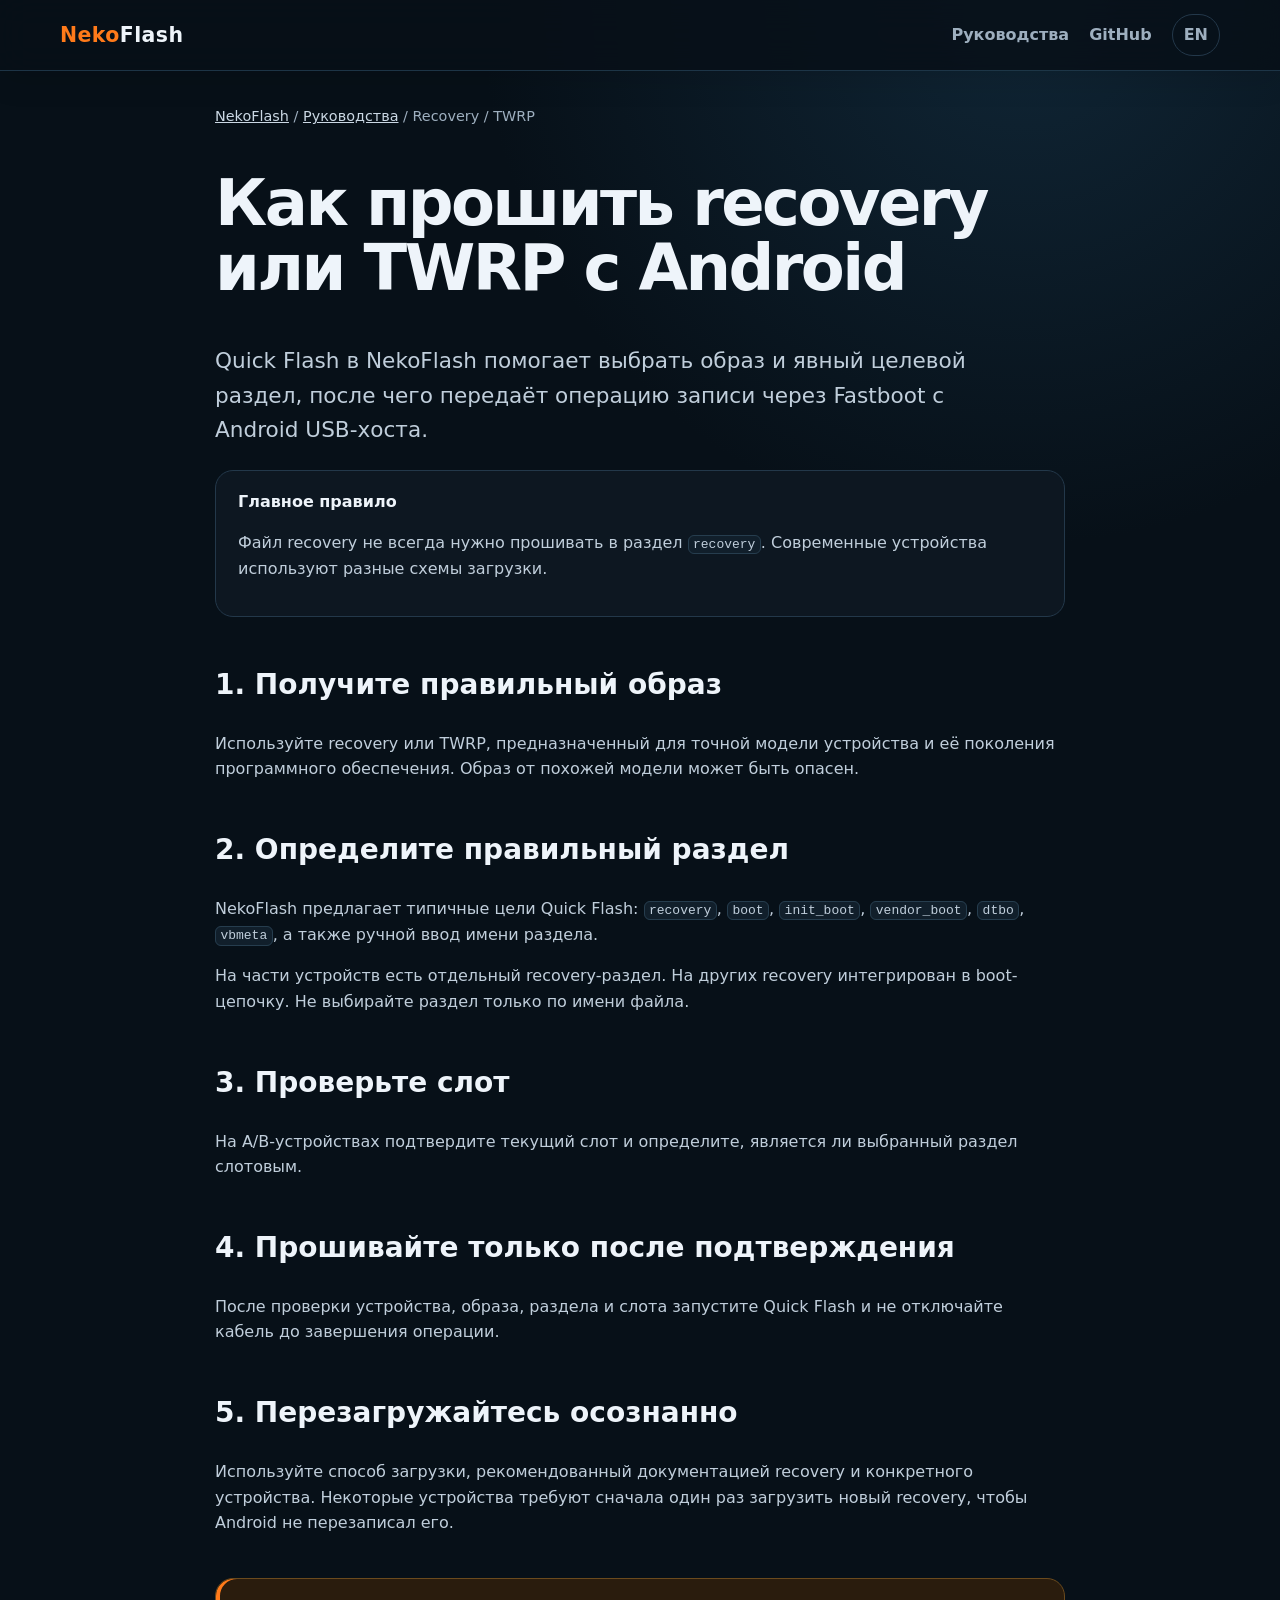
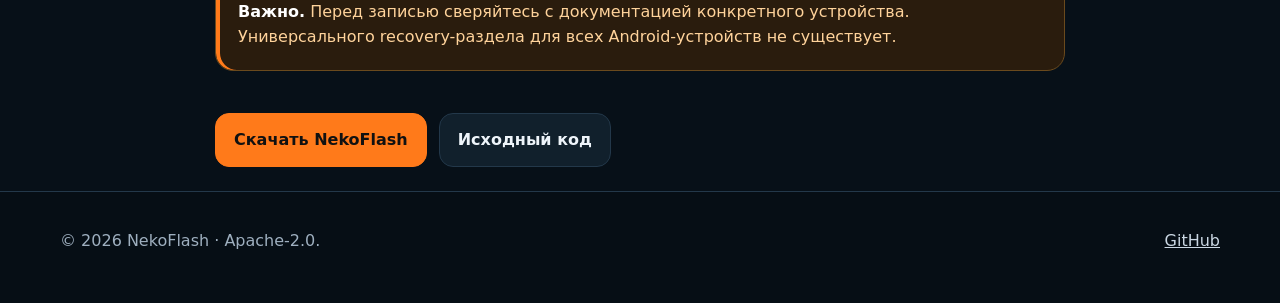
<file: docs/ru/guides/flash-recovery-twrp/index.html>
<!doctype html>
<html lang="ru">
<head>
<title>Как прошить recovery или TWRP с Android | NekoFlash</title>
<meta name="description" content="Прошивка recovery или TWRP с Android через NekoFlash Quick Flash: выбор правильного образа, раздела, boot/init_boot/vendor_boot и слота.">
<meta charset="utf-8">
<meta name="viewport" content="width=device-width,initial-scale=1">
<meta name="theme-color" content="#ff7a1a">
<meta name="robots" content="index,follow,max-image-preview:large">
<link rel="canonical" href="https://ncorror.github.io/NekoFlash/ru/guides/flash-recovery-twrp/">
<link rel="alternate" hreflang="ru" href="https://ncorror.github.io/NekoFlash/ru/guides/flash-recovery-twrp/">
<link rel="alternate" hreflang="en" href="https://ncorror.github.io/NekoFlash/guides/flash-recovery-twrp/">
<link rel="alternate" hreflang="x-default" href="https://ncorror.github.io/NekoFlash/guides/flash-recovery-twrp/">
<link rel="icon" href="../../../assets/favicon.svg">
<meta property="og:type" content="article">
<meta property="og:site_name" content="NekoFlash">
<meta property="og:locale" content="ru_RU">
<meta property="og:url" content="https://ncorror.github.io/NekoFlash/ru/guides/flash-recovery-twrp/">
<meta property="og:title" content="Прошивка recovery или TWRP с Android">
<meta property="og:description" content="Quick Flash, выбор правильного раздела и проверка слотов перед прошивкой recovery.">
<meta property="og:image" content="https://ncorror.github.io/NekoFlash/assets/og-image.png">
<meta name="twitter:card" content="summary_large_image">
<link rel="stylesheet" href="../../../assets/site.css">
<script type="application/ld+json">
{"@context":"https://schema.org","@type":"BreadcrumbList","itemListElement":[{"@type":"ListItem","position":1,"name":"NekoFlash","item":"https://ncorror.github.io/NekoFlash/ru/"},{"@type":"ListItem","position":2,"name":"Руководства","item":"https://ncorror.github.io/NekoFlash/ru/guides/"},{"@type":"ListItem","position":3,"name":"Прошивка recovery или TWRP с Android","item":"https://ncorror.github.io/NekoFlash/ru/guides/flash-recovery-twrp/"}]}
</script>
<script type="application/ld+json">
{"@context":"https://schema.org","@type":"TechArticle","headline":"Прошивка recovery или TWRP с Android","description":"Безопасный выбор recovery-образа, раздела и слота при работе через NekoFlash Quick Flash.","inLanguage":"ru","mainEntityOfPage":"https://ncorror.github.io/NekoFlash/ru/guides/flash-recovery-twrp/"}
</script>
</head>
<body>
<nav class="nav"><div class="wrap nav-inner"><a class="brand" href="../../"><span>Neko</span>Flash</a><div class="nav-links"><a href="../">Руководства</a><a href="https://github.com/Ncorror/NekoFlash">GitHub</a><a class="lang" href="../../../guides/flash-recovery-twrp/" hreflang="en">EN</a></div></div></nav>
<main><div class="wrap article">
<div class="breadcrumbs"><a href="../../">NekoFlash</a> / <a href="../">Руководства</a> / Recovery / TWRP</div>
<h1>Как прошить recovery или TWRP с Android</h1>
<p class="lead">Quick Flash в NekoFlash помогает выбрать образ и явный целевой раздел, после чего передаёт операцию записи через Fastboot с Android USB-хоста.</p>

<div class="toc"><strong>Главное правило</strong><p>Файл recovery не всегда нужно прошивать в раздел <code>recovery</code>. Современные устройства используют разные схемы загрузки.</p></div>

<h2>1. Получите правильный образ</h2>
<p>Используйте recovery или TWRP, предназначенный для точной модели устройства и её поколения программного обеспечения. Образ от похожей модели может быть опасен.</p>

<h2>2. Определите правильный раздел</h2>
<p>NekoFlash предлагает типичные цели Quick Flash: <code>recovery</code>, <code>boot</code>, <code>init_boot</code>, <code>vendor_boot</code>, <code>dtbo</code>, <code>vbmeta</code>, а также ручной ввод имени раздела.</p>
<p>На части устройств есть отдельный recovery-раздел. На других recovery интегрирован в boot-цепочку. Не выбирайте раздел только по имени файла.</p>

<h2>3. Проверьте слот</h2>
<p>На A/B-устройствах подтвердите текущий слот и определите, является ли выбранный раздел слотовым.</p>

<h2>4. Прошивайте только после подтверждения</h2>
<p>После проверки устройства, образа, раздела и слота запустите Quick Flash и не отключайте кабель до завершения операции.</p>

<h2>5. Перезагружайтесь осознанно</h2>
<p>Используйте способ загрузки, рекомендованный документацией recovery и конкретного устройства. Некоторые устройства требуют сначала один раз загрузить новый recovery, чтобы Android не перезаписал его.</p>

<div class="notice" style="margin:42px 0"><strong>Важно.</strong> Перед записью сверяйтесь с документацией конкретного устройства. Универсального recovery-раздела для всех Android-устройств не существует.</div>
<div class="actions"><a class="btn primary" href="https://github.com/Ncorror/NekoFlash/releases/latest">Скачать NekoFlash</a><a class="btn" href="https://github.com/Ncorror/NekoFlash">Исходный код</a></div>
</div></main>
<footer class="footer"><div class="wrap footer-inner"><div>© 2026 NekoFlash · Apache-2.0.</div><div><a href="https://github.com/Ncorror/NekoFlash">GitHub</a></div></div></footer>
</body>
</html>
</file>
<file: docs/assets/site.css>
:root{--bg:#071018;--panel:#0d1721;--panel2:#101e2a;--text:#eef4fa;--muted:#9eafbf;--line:#23384a;--orange:#ff7a1a;--orange2:#ffb45e;--cyan:#55c7e8;--green:#68d391;--shadow:0 18px 60px rgba(0,0,0,.28);--radius:22px}
*{box-sizing:border-box}html{scroll-behavior:smooth}body{margin:0;background:radial-gradient(circle at 80% 0,#102636 0,transparent 34rem),var(--bg);color:var(--text);font-family:Inter,ui-sans-serif,system-ui,-apple-system,BlinkMacSystemFont,"Segoe UI",sans-serif;line-height:1.6}a{color:inherit}img{max-width:100%;height:auto}.wrap{width:min(1160px,calc(100% - 36px));margin:auto}.skip{position:absolute;left:-9999px;top:auto}.skip:focus{left:16px;top:16px;background:#fff;color:#000;padding:10px;z-index:1000}.nav{position:sticky;top:0;z-index:40;background:rgba(7,16,24,.86);backdrop-filter:blur(16px);border-bottom:1px solid rgba(45,76,99,.62)}.nav-inner{height:70px;display:flex;align-items:center;gap:24px}.brand{font-weight:800;font-size:1.28rem;text-decoration:none;letter-spacing:.02em}.brand span{color:var(--orange)}.nav-links{display:flex;gap:20px;margin-left:auto;align-items:center}.nav-links a{text-decoration:none;color:var(--muted);font-weight:650}.nav-links a:hover{color:var(--text)}.lang{border:1px solid var(--line);padding:7px 11px;border-radius:999px}.hero{padding:82px 0 56px}.hero-grid{display:grid;grid-template-columns:1.08fr .72fr;gap:56px;align-items:center}.eyebrow{color:var(--orange2);font:700 .84rem ui-monospace,SFMono-Regular,Menlo,monospace;letter-spacing:.14em;text-transform:uppercase}.hero h1{font-size:clamp(2.7rem,7vw,5.6rem);line-height:.94;margin:.14em 0 .28em;letter-spacing:-.055em}.hero h1 .accent{color:var(--orange)}.lead{font-size:clamp(1.08rem,2.2vw,1.35rem);color:#c0cedb;max-width:760px}.actions{display:flex;flex-wrap:wrap;gap:12px;margin:30px 0 24px}.btn{display:inline-flex;align-items:center;justify-content:center;gap:9px;padding:13px 18px;border-radius:14px;text-decoration:none;font-weight:800;border:1px solid var(--line);background:#11202c}.btn.primary{background:var(--orange);border-color:var(--orange);color:#111}.btn:hover{transform:translateY(-1px)}.meta-row{display:flex;gap:12px;flex-wrap:wrap;color:var(--muted);font-size:.94rem}.pill{border:1px solid var(--line);background:rgba(16,30,42,.7);border-radius:999px;padding:6px 11px}.phone{max-width:350px;margin:auto;position:relative}.phone:before{content:"";position:absolute;inset:-18px;border-radius:36px;background:linear-gradient(145deg,rgba(255,122,26,.3),rgba(85,199,232,.08));filter:blur(22px);z-index:-1}.phone img{display:block;border:1px solid #31495c;border-radius:30px;box-shadow:var(--shadow)}section{padding:64px 0}.section-head{max-width:760px;margin-bottom:28px}.section-head h2{font-size:clamp(2rem,4vw,3.15rem);line-height:1.04;margin:0 0 12px;letter-spacing:-.035em}.section-head p{color:var(--muted);font-size:1.06rem}.grid3{display:grid;grid-template-columns:repeat(3,1fr);gap:16px}.card{border:1px solid var(--line);border-radius:var(--radius);background:linear-gradient(180deg,rgba(16,30,42,.95),rgba(11,21,30,.95));padding:24px;box-shadow:0 12px 34px rgba(0,0,0,.12)}.card h3{margin:0 0 8px;font-size:1.18rem}.card p{margin:0;color:var(--muted)}.icon{font-size:1.5rem;margin-bottom:13px}.steps{counter-reset:step}.step{position:relative;padding-left:58px}.step:before{counter-increment:step;content:counter(step);position:absolute;left:0;top:0;width:38px;height:38px;border-radius:12px;background:#172b39;color:var(--orange2);display:grid;place-items:center;font-weight:900;border:1px solid #2a4b61}.gallery{display:grid;grid-template-columns:repeat(3,1fr);gap:18px}.shot{padding:14px}.shot img{display:block;width:100%;border-radius:16px;border:1px solid #293f50;background:#071018}.shot figcaption{font-weight:800;padding:12px 4px 2px}.shot small{display:block;color:var(--muted);font-weight:500;margin-top:3px}.notice{border:1px solid #6a4a1d;background:#2a1c0d;border-radius:18px;padding:20px 22px;color:#ffd39b}.notice strong{color:#fff}.guides{display:grid;grid-template-columns:repeat(3,1fr);gap:16px}.guide-link{text-decoration:none}.guide-link .card{height:100%;transition:.15s transform,.15s border-color}.guide-link:hover .card{transform:translateY(-3px);border-color:#47718e}.faq{display:grid;gap:10px}.faq details{border:1px solid var(--line);border-radius:15px;background:#0d1721;padding:4px 18px}.faq summary{cursor:pointer;font-weight:800;padding:15px 0}.faq p{color:var(--muted);margin:0 0 16px}.footer{border-top:1px solid var(--line);padding:36px 0 50px;color:var(--muted)}.footer-inner{display:flex;gap:20px;justify-content:space-between;flex-wrap:wrap}.footer a{color:#cad7e3}.breadcrumbs{font-size:.9rem;color:var(--muted);padding-top:34px}.breadcrumbs a{color:#cbd8e4}.article{max-width:850px}.article h1{font-size:clamp(2.4rem,6vw,4rem);line-height:1.02;letter-spacing:-.04em}.article h2{margin-top:46px;font-size:1.75rem}.article h3{margin-top:28px}.article p,.article li{color:#c0cedb}.article code{background:#111f2b;border:1px solid #263d4e;padding:.1em .34em;border-radius:6px}.toc{border:1px solid var(--line);background:#0d1721;padding:18px 22px;border-radius:18px}.toc a{color:#c9d7e3}.kicker{color:var(--orange2);font-weight:800}.release{display:flex;align-items:center;justify-content:space-between;gap:20px}.release strong{font-size:1.4rem}.muted{color:var(--muted)}
@media (max-width:900px){.hero-grid{grid-template-columns:1fr}.phone{max-width:300px}.grid3,.gallery,.guides{grid-template-columns:1fr 1fr}.nav-links a:not(.lang){display:none}}
@media (max-width:620px){.wrap{width:min(100% - 24px,1160px)}.hero{padding-top:54px}.grid3,.gallery,.guides{grid-template-columns:1fr}.actions{display:grid}.btn{width:100%}.release{align-items:flex-start;flex-direction:column}.nav-inner{height:62px}}
@media (prefers-reduced-motion:reduce){html{scroll-behavior:auto}.btn,.guide-link .card{transition:none}}

/* ===== NekoFlash site v2 ===== */

/* Accessibility + anchor navigation */
:focus-visible{
  outline:3px solid var(--orange2);
  outline-offset:3px;
}
section[id]{
  scroll-margin-top:96px;
}

/* Navigation */
.nav{
  box-shadow:0 8px 32px rgba(0,0,0,.12);
}
.nav-inner{
  max-width:1160px;
}
.nav-links a{
  position:relative;
  transition:color .16s ease,background .16s ease,border-color .16s ease;
}
.nav-links a:not(.lang):after{
  content:"";
  position:absolute;
  left:0;
  right:0;
  bottom:-7px;
  height:2px;
  border-radius:2px;
  background:var(--orange);
  transform:scaleX(0);
  transform-origin:center;
  transition:transform .16s ease;
}
.nav-links a:not(.lang):hover:after,
.nav-links a:not(.lang):focus-visible:after{
  transform:scaleX(1);
}

/* Hero */
.hero{
  min-height:calc(100svh - 70px);
  display:flex;
  align-items:center;
  padding:76px 0 68px;
}
.hero-grid{
  position:relative;
}
.hero-grid:before{
  content:"";
  position:absolute;
  width:420px;
  height:420px;
  left:-220px;
  top:-110px;
  border-radius:50%;
  background:rgba(255,122,26,.07);
  filter:blur(25px);
  pointer-events:none;
  z-index:-1;
}
.hero .lead{
  line-height:1.72;
}
.hero .actions{
  margin-top:34px;
}
.hero .btn.primary{
  box-shadow:0 12px 34px rgba(255,122,26,.22);
}
.hero .btn.primary:hover{
  box-shadow:0 15px 40px rgba(255,122,26,.30);
}
.btn{
  transition:
    transform .16s ease,
    border-color .16s ease,
    background .16s ease,
    box-shadow .16s ease;
}
.btn:hover{
  transform:translateY(-2px);
  border-color:#3c5c72;
}
.btn:active{
  transform:translateY(0);
}
.phone{
  isolation:isolate;
}
.phone:after{
  content:"";
  position:absolute;
  width:58%;
  height:26px;
  left:21%;
  bottom:-14px;
  border-radius:50%;
  background:rgba(0,0,0,.48);
  filter:blur(15px);
  z-index:-1;
}

/* Section rhythm */
section{
  position:relative;
}
.section-head h2{
  text-wrap:balance;
}
.section-head p,
.lead{
  text-wrap:pretty;
}

/* Feature / guide cards */
.card{
  transition:
    transform .18s ease,
    border-color .18s ease,
    box-shadow .18s ease;
}
.grid3 .card:hover,
.guides .card:hover{
  transform:translateY(-4px);
  border-color:#395c73;
  box-shadow:0 18px 44px rgba(0,0,0,.18);
}

/* Screenshots */
.shot{
  overflow:hidden;
}
.shot img{
  transition:transform .28s ease,border-color .2s ease;
}
.shot:hover img{
  transform:scale(1.012);
  border-color:#42657e;
}
.shot figcaption{
  line-height:1.35;
}

/* Warning */
.notice{
  position:relative;
  overflow:hidden;
  box-shadow:inset 4px 0 0 var(--orange);
}

/* FAQ */
.faq details{
  transition:border-color .16s ease,background .16s ease;
}
.faq details:hover,
.faq details[open]{
  border-color:#36586f;
  background:#101d28;
}
.faq summary{
  list-style-position:outside;
}

/* Current release */
.release{
  position:relative;
  overflow:hidden;
  padding:30px;
  border-color:#365169;
  background:
    radial-gradient(circle at 100% 0,rgba(255,122,26,.12),transparent 280px),
    linear-gradient(180deg,rgba(16,30,42,.98),rgba(10,20,29,.98));
}
.release:before{
  content:"";
  position:absolute;
  inset:0 auto 0 0;
  width:4px;
  background:linear-gradient(var(--orange),var(--orange2));
}
.release strong{
  display:block;
  margin-top:3px;
  font-size:clamp(1.5rem,3vw,2rem);
}
.release .actions{
  margin:0;
}

/* Footer */
.footer{
  background:rgba(4,11,17,.32);
}

/* Better tablet/mobile navigation.
   Existing CSS hides all links except the language button;
   this restores them as a compact horizontal navigation row. */
@media (max-width:900px){
  .nav{
    position:sticky;
  }

  .nav-inner{
    height:auto;
    min-height:66px;
    flex-wrap:wrap;
    gap:0;
    padding:10px 0 9px;
  }

  .brand{
    min-height:42px;
    display:flex;
    align-items:center;
  }

  .nav-links{
    order:2;
    width:100%;
    margin:4px 0 0;
    padding:3px 0 2px;
    display:flex;
    gap:7px;
    overflow-x:auto;
    overscroll-behavior-inline:contain;
    scrollbar-width:none;
    -webkit-overflow-scrolling:touch;
  }

  .nav-links::-webkit-scrollbar{
    display:none;
  }

  .nav-links a,
  .nav-links a:not(.lang){
    display:inline-flex;
    flex:0 0 auto;
    align-items:center;
    min-height:38px;
    padding:7px 11px;
    border:1px solid transparent;
    border-radius:11px;
    font-size:.9rem;
    white-space:nowrap;
  }

  .nav-links a:not(.lang):after{
    display:none;
  }

  .nav-links a:hover{
    background:#101e2a;
    border-color:var(--line);
  }

  .lang{
    border-color:var(--line)!important;
  }

  .hero{
    min-height:auto;
    padding:58px 0 44px;
  }

  .hero-grid{
    gap:44px;
  }

  .phone{
    max-width:280px;
  }

  section[id]{
    scroll-margin-top:120px;
  }
}

@media (max-width:620px){
  .wrap{
    width:min(100% - 28px,1160px);
  }

  .nav-inner{
    height:auto;
    min-height:62px;
  }

  .hero{
    padding-top:44px;
  }

  .hero h1{
    font-size:clamp(2.75rem,15vw,4.15rem);
  }

  .hero .lead{
    font-size:1.05rem;
  }

  .hero .actions{
    gap:10px;
  }

  .hero .btn.primary{
    min-height:52px;
  }

  section{
    padding:52px 0;
  }

  .card{
    padding:21px;
    border-radius:18px;
  }

  .gallery{
    gap:14px;
  }

  .shot{
    padding:10px;
  }

  .release{
    padding:24px 21px 22px;
  }

  .release .actions{
    width:100%;
  }

  .release .btn{
    width:100%;
  }

  .footer{
    padding-bottom:34px;
  }
}

@media (prefers-reduced-motion:reduce){
  .nav-links a,
  .nav-links a:after,
  .card,
  .shot img{
    transition:none!important;
  }
}

/* ===== Mobile screenshot carousel ===== */
@media (max-width:620px){
  .gallery{
    display:flex;
    gap:14px;
    overflow-x:auto;
    overflow-y:hidden;
    scroll-snap-type:x mandatory;
    overscroll-behavior-inline:contain;
    -webkit-overflow-scrolling:touch;
    scrollbar-width:none;
    padding:4px 14px 14px 0;
  }

  .gallery::-webkit-scrollbar{
    display:none;
  }

  .gallery .shot{
    flex:0 0 min(82vw,340px);
    scroll-snap-align:start;
    scroll-snap-stop:always;
    margin:0;
  }

  .gallery .shot img{
    width:100%;
    height:auto;
  }
}

/* ===== Mobile nav compact ===== */
@media (max-width:620px){
  .nav-inner{
    padding-top:8px;
    padding-bottom:8px;
    gap:6px;
  }

  .brand{
    line-height:1.1;
  }

  .nav-links{
    width:100%;
    gap:4px;
    overflow-x:auto;
    overscroll-behavior-inline:contain;
    -webkit-overflow-scrolling:touch;
    scrollbar-width:none;
    padding-bottom:1px;
  }

  .nav-links::-webkit-scrollbar{
    display:none;
  }

  .nav-links a{
    flex:0 0 auto;
    padding:6px 8px;
    line-height:1.15;
  }

  section[id]{
    scroll-margin-top:112px;
  }
}

/* ===== Mobile final polish v3 ===== */
@media (max-width:620px){

  /* On phones the browser already consumes vertical space.
     Keep the full navigation at the top, but do not pin it
     over the page while the user scrolls. */
  .nav{
    position:relative;
    top:auto;
  }

  .nav-inner{
    height:auto !important;
    min-height:0;
    padding-top:13px;
    padding-bottom:9px;
    gap:10px;
    flex-direction:column;
    align-items:stretch;
  }

  .brand{
    font-size:1.18rem;
    line-height:1.1;
  }

  /* GitHub is already available from the hero and footer.
     Removing it here leaves room for the language switcher. */
  .nav-links > a[href^="https://github.com/"]{
    display:none !important;
  }

  .nav-links{
    width:100%;
    margin-left:0;
    display:flex;
    justify-content:space-between;
    align-items:center;
    gap:0;
    overflow-x:auto;
    overflow-y:hidden;
    padding:0;
    scrollbar-width:none;
  }

  .nav-links::-webkit-scrollbar{
    display:none;
  }

  .nav-links a,
  .nav-links a:not(.lang){
    display:block;
    flex:0 0 auto;
    padding:6px 3px;
    font-size:clamp(.74rem,3.25vw,.82rem);
    line-height:1.15;
    white-space:nowrap;
  }

  .nav-links .lang{
    margin-left:2px;
  }

  /* The mobile .card rule overwrites the original left
     padding of numbered steps. Restore a proper number lane. */
  .steps .step{
    padding:22px 20px 22px 72px;
  }

  .steps .step:before{
    left:20px;
    top:20px;
    width:38px;
    height:38px;
  }

  /* Sticky offset is no longer needed on phones. */
  section[id]{
    scroll-margin-top:16px;
  }
}
</file>
